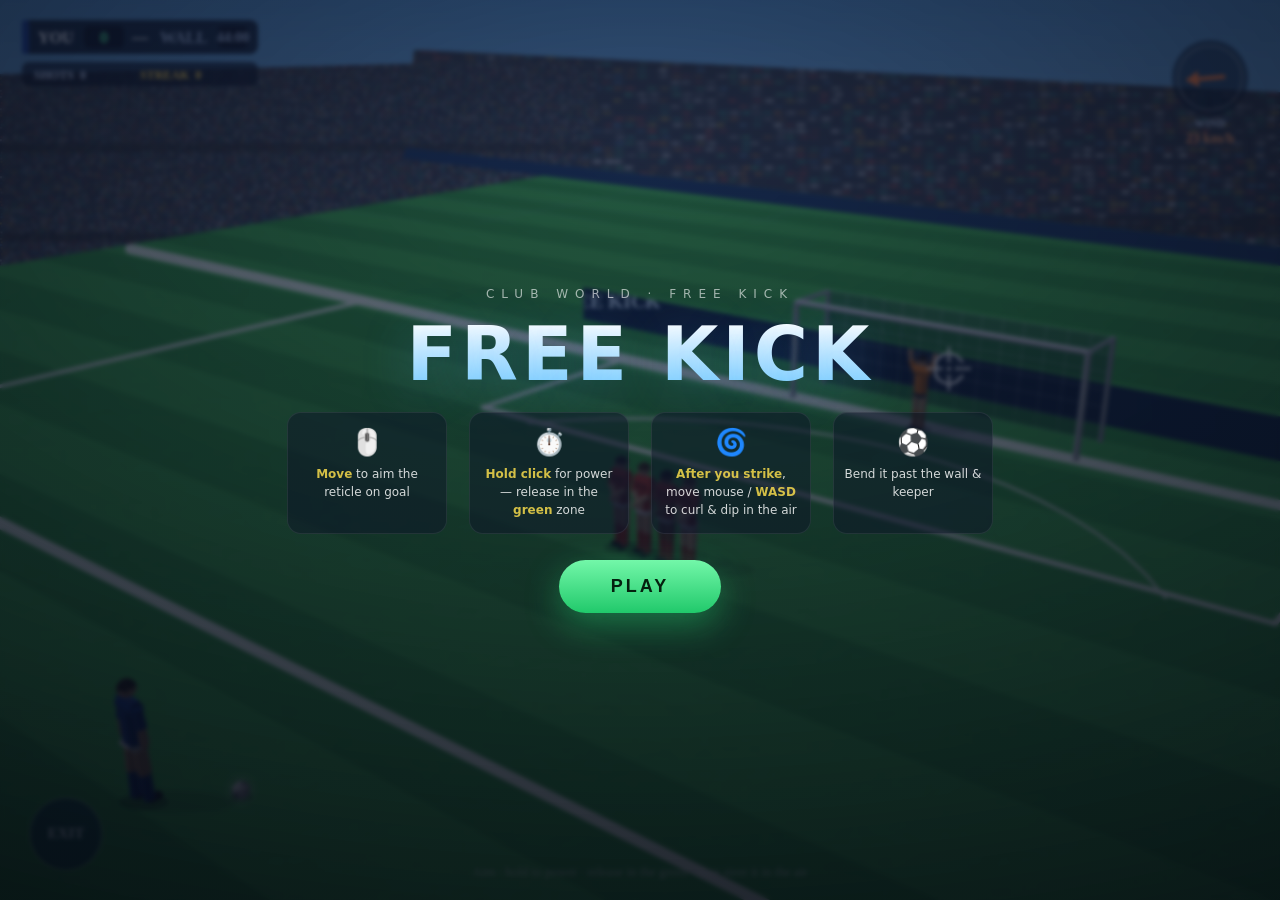
<file: freekick/index.html>
<!DOCTYPE html>
<html lang="en">
<head>
<meta charset="UTF-8" />
<meta name="viewport" content="width=device-width, initial-scale=1.0" />
<title>Free Kick — FC</title>
<style>
  *{margin:0;padding:0;box-sizing:border-box}
  html,body{width:100%;height:100%;overflow:hidden;background:#05060a;
    font-family:'Trebuchet MS','Segoe UI',system-ui,sans-serif;color:#fff}
  #app{position:fixed;inset:0;cursor:none}
  canvas{display:block}

  /* Start screen — EA-broadcast vibe */
  #start{position:absolute;inset:0;display:flex;flex-direction:column;align-items:center;justify-content:center;gap:20px;
    background:radial-gradient(130% 100% at 50% 18%,rgba(18,30,58,.6),rgba(4,7,16,.92));backdrop-filter:blur(2px);
    pointer-events:auto;transition:opacity .55s ease;z-index:10}
  #start.hidden{opacity:0;pointer-events:none}
  #start .eyebrow{letter-spacing:7px;font-size:12px;opacity:.6;text-transform:uppercase}
  #start h1{font-size:74px;font-weight:900;letter-spacing:4px;line-height:.9;
    background:linear-gradient(180deg,#fff,#7fd0ff);-webkit-background-clip:text;background-clip:text;-webkit-text-fill-color:transparent;
    text-shadow:0 10px 50px rgba(80,170,255,.25);text-align:center}
  #start .keys{display:flex;gap:22px;margin-top:4px;flex-wrap:wrap;justify-content:center;max-width:760px}
  #start .k{width:160px;text-align:center;background:rgba(12,20,40,.5);border:1px solid rgba(255,255,255,.08);border-radius:14px;padding:14px 10px}
  #start .k .i{font-size:26px;margin-bottom:8px}
  #start .k .d{font-size:12px;opacity:.82;line-height:1.5}
  #start .k b{color:#ffe14d}
  #start button{pointer-events:auto;cursor:pointer;margin-top:6px;font-size:18px;font-weight:800;letter-spacing:3px;color:#04210f;
    background:linear-gradient(180deg,#73f7a9,#21c96b);border:none;border-radius:40px;padding:16px 52px;text-transform:uppercase;
    box-shadow:0 12px 34px rgba(40,220,120,.4);transition:transform .12s,box-shadow .12s}
  #start button:hover{transform:translateY(-2px) scale(1.03);box-shadow:0 16px 42px rgba(40,220,120,.55)}
  #err{position:fixed;inset:0;display:none;align-items:center;justify-content:center;color:#ffb4b4;font-family:monospace;
    font-size:13px;padding:40px;text-align:center;background:#140a0a;z-index:99;white-space:pre-wrap}
</style>
</head>
<body>
  <div id="app"></div>

  <div id="start">
    <div class="eyebrow">Club World · Free Kick</div>
    <h1>FREE&nbsp;KICK</h1>
    <div class="keys">
      <div class="k"><div class="i">🖱️</div><div class="d"><b>Move</b> to aim the reticle on goal</div></div>
      <div class="k"><div class="i">⏱️</div><div class="d"><b>Hold click</b> for power — release in the <b>green</b> zone</div></div>
      <div class="k"><div class="i">🌀</div><div class="d"><b>After you strike</b>, move mouse / <b>WASD</b> to curl &amp; dip in the air</div></div>
      <div class="k"><div class="i">⚽</div><div class="d">Bend it past the wall &amp; keeper</div></div>
    </div>
    <button id="startBtn">PLAY</button>
  </div>

  <div id="err"></div>

  <script>
  "use strict";
  function boot(){
  // ===================================================================
  //  CONFIG — tune the feel here
  // ===================================================================
  var CONFIG = {
    ballZ:19.0, ballR:0.11, goalW:7.32, goalH:2.44,
    wallDist:9.15, wallCount:4, wallHalfW:1.0, wallBaseH:1.7, wallJump:0.42, wallMargin:0.12,
    wallCenterX:-0.4,
    gravity:10.2, drag:0.05,
    minSpeed:17, maxSpeed:31, chargeTime:1.0,
    timedLo:0.62, timedHi:0.84,         // green "perfect" zone of the power bar
    curlStrength:14.5, dipStrength:20.0, // in-air spin -> acceleration
    spinMax:1.0, spinMouseSens:0.0042, spinKeySens:2.1,
    authNear:0.5, authFar:0.97,          // spin authority fades between these flight fractions
    keeperReact:0.24, keeperDecide:0.17, // reacts, tracks briefly, then COMMITS (late curl beats him)
    keeperSpeed:7.3, keeperRange:2.3, keeperCatchR:0.62, keeperReachY:2.18,
    aimRangeX:5.6, aimYmin:0.2, aimYmax:4.3
  };
  var GOAL_HALF=CONFIG.goalW/2, WALL_Z=CONFIG.ballZ-CONFIG.wallDist;
  var clamp=function(v,a,b){return Math.max(a,Math.min(b,v));};
  var lerp=function(a,b,t){return a+(b-a)*t;};
  var rand=function(a,b){return a+Math.random()*(b-a);};
  var $=function(id){return document.getElementById(id);};
  var TAU=Math.PI*2;

  // ===================================================================
  //  PROCEDURAL AUDIO (WebAudio, no files — works offline)
  // ===================================================================
  var Snd=(function(){
    var ac=null, master=null, crowd=null, crowdGain=null, on=false;
    function init(){
      if(ac) return;
      try{ ac=new (window.AudioContext||window.webkitAudioContext)(); }catch(e){ return; }
      master=ac.createGain(); master.gain.value=0.9; master.connect(ac.destination);
      // crowd ambience = filtered noise loop
      var buf=ac.createBuffer(1, ac.sampleRate*2, ac.sampleRate), d=buf.getChannelData(0);
      for(var i=0;i<d.length;i++) d[i]=(Math.random()*2-1)*0.5;
      crowd=ac.createBufferSource(); crowd.buffer=buf; crowd.loop=true;
      var bp=ac.createBiquadFilter(); bp.type='bandpass'; bp.frequency.value=480; bp.Q.value=0.7;
      crowdGain=ac.createGain(); crowdGain.gain.value=0.07;
      crowd.connect(bp); bp.connect(crowdGain); crowdGain.connect(master); crowd.start();
      on=true;
    }
    function noiseBurst(dur,freq,q,gain,type){
      if(!on) return;
      var n=ac.createBufferSource(), len=Math.floor(ac.sampleRate*dur), b=ac.createBuffer(1,len,ac.sampleRate), dd=b.getChannelData(0);
      for(var i=0;i<len;i++) dd[i]=(Math.random()*2-1);
      n.buffer=b; var f=ac.createBiquadFilter(); f.type=type||'bandpass'; f.frequency.value=freq; f.Q.value=q||1;
      var g=ac.createGain(); g.gain.setValueAtTime(gain,ac.currentTime); g.gain.exponentialRampToValueAtTime(0.0001,ac.currentTime+dur);
      n.connect(f); f.connect(g); g.connect(master); n.start();
    }
    function tone(freq,dur,type,gain,slideTo){
      if(!on) return;
      var o=ac.createOscillator(), g=ac.createGain(); o.type=type||'sine'; o.frequency.setValueAtTime(freq,ac.currentTime);
      if(slideTo) o.frequency.exponentialRampToValueAtTime(slideTo,ac.currentTime+dur);
      g.gain.setValueAtTime(gain||0.2,ac.currentTime); g.gain.exponentialRampToValueAtTime(0.0001,ac.currentTime+dur);
      o.connect(g); g.connect(master); o.start(); o.stop(ac.currentTime+dur+0.02);
    }
    function swell(target,t){ if(on) crowdGain.gain.linearRampToValueAtTime(target,ac.currentTime+t); }
    return {
      init:init,
      whistle:function(){ tone(2100,0.18,'sine',0.18,2600); setTimeout(function(){tone(2300,0.12,'sine',0.16,2000);},120); },
      kick:function(p){ noiseBurst(0.06,180,0.6,0.5,'lowpass'); tone(90,0.12,'sine',0.5,55); },
      post:function(){ tone(1200,0.5,'triangle',0.4,420); tone(1810,0.5,'sine',0.2,560); },
      crossbar:function(){ tone(900,0.55,'triangle',0.4,300); },
      net:function(){ noiseBurst(0.14,900,0.5,0.35,'bandpass'); },
      save:function(){ noiseBurst(0.08,300,0.6,0.4,'lowpass'); swell(0.16,0.2); setTimeout(function(){swell(0.07,1.2);},400); },
      goal:function(){ swell(0.42,0.25); tone(220,0.7,'sawtooth',0.25); tone(330,0.7,'sawtooth',0.2); tone(440,0.9,'sawtooth',0.18);
        setTimeout(function(){tone(294,0.8,'sawtooth',0.22);tone(370,0.8,'sawtooth',0.18);},220);
        setTimeout(function(){swell(0.09,2.5);},2200); },
      miss:function(){ swell(0.13,0.15); setTimeout(function(){swell(0.06,1.0);},500); },
      ambient:function(){ swell(0.07,1.5); }
    };
  })();

  // ===================================================================
  //  RENDERER / CAMERA
  // ===================================================================
  var canvas=document.createElement('canvas'); canvas.style.display='block'; $('app').appendChild(canvas);
  var ctx=canvas.getContext('2d');
  var W=0,H=0,DPR=1,focal=0,cx=0,cy=0;
  var cam={ eye:{x:13,y:10,z:27}, tgt:{x:-3,y:0.7,z:7}, fov:38, shake:0, flash:0, time:1 };
  var camWant={ eye:{x:0,y:2.55,z:CONFIG.ballZ+4.4}, tgt:{x:0,y:1.25,z:0}, fov:46 };
  var bF,bR,bU;
  function vsub(a,b){return{x:a.x-b.x,y:a.y-b.y,z:a.z-b.z};}
  function vcross(a,b){return{x:a.y*b.z-a.z*b.y,y:a.z*b.x-a.x*b.z,z:a.x*b.y-a.y*b.x};}
  function vnorm(a){var l=Math.hypot(a.x,a.y,a.z)||1;return{x:a.x/l,y:a.y/l,z:a.z/l};}
  function buildCam(){
    var sh=cam.shake>0?cam.shake:0;
    var ex=cam.eye.x+(sh?rand(-sh,sh):0), ey=cam.eye.y+(sh?rand(-sh,sh):0);
    eyeR={x:ex,y:ey,z:cam.eye.z};
    bF=vnorm(vsub(cam.tgt,eyeR)); bR=vnorm(vcross(bF,{x:0,y:1,z:0})); bU=vcross(bR,bF);
    focal=(H/2)/Math.tan(cam.fov*Math.PI/360);
  }
  var eyeR={x:0,y:2.55,z:23};
  function P(x,y,z){
    var dx=x-eyeR.x,dy=y-eyeR.y,dz=z-eyeR.z;
    var cx2=dx*bR.x+dy*bR.y+dz*bR.z, cy2=dx*bU.x+dy*bU.y+dz*bU.z, cz=dx*bF.x+dy*bF.y+dz*bF.z;
    if(cz<=0.05) return null;
    return {x:cx+(cx2/cz)*focal, y:cy-(cy2/cz)*focal, z:cz, s:focal/cz};
  }
  function resize(){
    DPR=Math.min(window.devicePixelRatio||1,2); W=window.innerWidth; H=window.innerHeight;
    canvas.width=W*DPR; canvas.height=H*DPR; canvas.style.width=W+'px'; canvas.style.height=H+'px';
    ctx.setTransform(DPR,0,0,DPR,0,0); cx=W/2; cy=H/2; buildCam();
  }

  // ---- offscreen textures (built once) ----
  function makeCrowd(w,h){
    var c=document.createElement('canvas'); c.width=w; c.height=h; var g=c.getContext('2d');
    var bg=g.createLinearGradient(0,0,0,h); bg.addColorStop(0,'#0a0f1c'); bg.addColorStop(1,'#161f33');
    g.fillStyle=bg; g.fillRect(0,0,w,h);
    var cols=['#c0392b','#2e6da4','#d8dde2','#c9a227','#27916b','#b5651d','#e8ebee','#8a929b','#178c7e','#922'];
    // seat rows: calmer, organised speckle on horizontal rows
    for(var row=0; row<h; row+=3){ var rowDim=0.45+0.55*(row/h);
      for(var cxp=0; cxp<w; cxp+=3){ if(Math.random()<0.32) continue;
        g.fillStyle=cols[(Math.random()*cols.length)|0]; g.globalAlpha=(0.4+Math.random()*0.45)*rowDim;
        g.fillRect(cxp+Math.random(), row, 2, 2.2); } }
    g.globalAlpha=1; g.fillStyle='rgba(0,0,0,0.5)';
    for(var t=0.32;t<1;t+=0.34) g.fillRect(0,h*t,w,Math.max(2,h*0.035));            // gangways
    g.fillStyle='rgba(0,0,0,0.22)'; for(var rr=0;rr<h;rr+=3) g.fillRect(0,rr+2,w,1); // row shading
    return c;
  }
  function makeGrain(s){ var c=document.createElement('canvas'); c.width=c.height=s; var g=c.getContext('2d');
    var d=g.createImageData(s,s); for(var i=0;i<d.data.length;i+=4){ var v=(Math.random()*255)|0;
      d.data[i]=d.data[i+1]=d.data[i+2]=v; d.data[i+3]=18; } g.putImageData(d,0,0); return c; }
  function makeBall(S){
    var c=document.createElement('canvas'); c.width=c.height=S; var g=c.getContext('2d'); var R=S/2;
    g.save(); g.beginPath(); g.arc(R,R,R-1,0,TAU); g.clip();
    var sph=g.createRadialGradient(R*0.66,R*0.6,R*0.1,R,R,R*1.15);
    sph.addColorStop(0,'#ffffff'); sph.addColorStop(0.55,'#eef0f3'); sph.addColorStop(0.85,'#c9ced8'); sph.addColorStop(1,'#9aa1ad');
    g.fillStyle=sph; g.fillRect(0,0,S,S);
    // classic black pentagons
    function pent(cxp,cyp,rad,rot){ g.beginPath(); for(var k=0;k<5;k++){ var a=rot+k*TAU/5-Math.PI/2;
        var px=cxp+Math.cos(a)*rad, py=cyp+Math.sin(a)*rad; k?g.lineTo(px,py):g.moveTo(px,py);} g.closePath(); g.fill(); }
    g.fillStyle='#15171c'; pent(R,R*0.92,R*0.3,0);
    g.globalAlpha=0.92; pent(R*0.42,R*0.58,R*0.2,0.6); pent(R*1.56,R*0.6,R*0.2,-0.6);
    pent(R*0.66,R*1.42,R*0.2,0.3); pent(R*1.34,R*1.42,R*0.2,-0.3); g.globalAlpha=1;
    // seams
    g.strokeStyle='rgba(40,42,50,0.5)'; g.lineWidth=Math.max(1,S*0.012);
    g.beginPath(); g.moveTo(R*0.5,R*0.5); g.lineTo(R*0.9,R*0.95); g.moveTo(R*1.5,R*0.5); g.lineTo(R*1.1,R*0.95); g.stroke();
    g.restore();
    // specular highlight
    var hl=g.createRadialGradient(R*0.62,R*0.5,1,R*0.62,R*0.5,R*0.5);
    hl.addColorStop(0,'rgba(255,255,255,0.55)'); hl.addColorStop(1,'rgba(255,255,255,0)');
    g.fillStyle=hl; g.beginPath(); g.arc(R*0.62,R*0.5,R*0.5,0,TAU); g.fill();
    return c;
  }
  var crowdTex=null, grainTex=null, ballTex=null;

  // ===================================================================
  //  SOFTWARE 3D  — low-poly polygon renderer (PS2-style, no GPU)
  // ===================================================================
  var TRIS=[];
  var L3=(function(){var a=[-0.32,0.9,0.34],l=Math.hypot(a[0],a[1],a[2]);return[a[0]/l,a[1]/l,a[2]/l];})();
  var AMB=0.5;
  function proj3(x,y,z){ var dx=x-eyeR.x,dy=y-eyeR.y,dz=z-eyeR.z;
    var rz=dx*bF.x+dy*bF.y+dz*bF.z; if(rz<0.12) return null;
    var rx=dx*bR.x+dy*bR.y+dz*bR.z, ry=dx*bU.x+dy*bU.y+dz*bU.z;
    return {x:cx+(rx/rz)*focal, y:cy-(ry/rz)*focal, z:rz}; }
  function pushFace(verts, col, cen){
    var v0=verts[0],v1=verts[1],v2=verts[2];
    var ax=v1[0]-v0[0],ay=v1[1]-v0[1],az=v1[2]-v0[2], bx=v2[0]-v0[0],by=v2[1]-v0[1],bz=v2[2]-v0[2];
    var nx=ay*bz-az*by, ny=az*bx-ax*bz, nz=ax*by-ay*bx, nl=Math.hypot(nx,ny,nz)||1; nx/=nl;ny/=nl;nz/=nl;
    var n=verts.length, fcx=0,fcy=0,fcz=0,i;
    for(i=0;i<n;i++){ fcx+=verts[i][0]; fcy+=verts[i][1]; fcz+=verts[i][2]; } fcx/=n; fcy/=n; fcz/=n;
    if(cen && (nx*(fcx-cen[0])+ny*(fcy-cen[1])+nz*(fcz-cen[2])<0)){ nx=-nx;ny=-ny;nz=-nz; }
    var ex=eyeR.x-fcx, ey=eyeR.y-fcy, ez=eyeR.z-fcz;
    if(nx*ex+ny*ey+nz*ez<=0) return;                                   // backface cull
    var sp=new Array(n), sumz=0;
    for(i=0;i<n;i++){ var p=proj3(verts[i][0],verts[i][1],verts[i][2]); if(!p) return; sp[i]=p; sumz+=p.z; }
    var d=nx*L3[0]+ny*L3[1]+nz*L3[2]; if(d<0)d=0; var k=AMB+(1-AMB)*d;
    var el=Math.hypot(ex,ey,ez)||1, rim=1-(nx*ex+ny*ey+nz*ez)/el; rim=rim*rim*rim*0.18;
    var r=col[0]*k+rim*150, g=col[1]*k+rim*160, b=col[2]*k+rim*190;
    TRIS.push({z:sumz/n, p:sp, c:'rgb('+(r>255?255:r<0?0:r|0)+','+(g>255?255:g<0?0:g|0)+','+(b>255?255:b<0?0:b|0)+')'});
  }
  function renderTris(){
    TRIS.sort(function(a,b){return b.z-a.z;});
    for(var i=0;i<TRIS.length;i++){ var t=TRIS[i], p=t.p; ctx.fillStyle=t.c; ctx.strokeStyle=t.c; ctx.lineWidth=0.7;
      ctx.beginPath(); ctx.moveTo(p[0].x,p[0].y); for(var j=1;j<p.length;j++) ctx.lineTo(p[j].x,p[j].y);
      ctx.closePath(); ctx.fill(); ctx.stroke(); }
  }
  // oriented box (a "bone") between two world points, cross-section 2*wr x 2*hr
  // oriented prism (rounder limbs/posts) — sides defaults to 6
  function bone(p0,p1,wr,hr,col,sides){
    sides=sides||6;
    var ax=p1[0]-p0[0],ay=p1[1]-p0[1],az=p1[2]-p0[2],al=Math.hypot(ax,ay,az)||1; ax/=al;ay/=al;az/=al;
    var ref=(Math.abs(ay)>0.9)?[0,0,1]:[0,1,0];
    var rx=ay*ref[2]-az*ref[1], ry=az*ref[0]-ax*ref[2], rz=ax*ref[1]-ay*ref[0], rl=Math.hypot(rx,ry,rz)||1; rx/=rl;ry/=rl;rz/=rl;
    var ux=ay*rz-az*ry, uy=az*rx-ax*rz, uz=ax*ry-ay*rx;
    var cen=[(p0[0]+p1[0])/2,(p0[1]+p1[1])/2,(p0[2]+p1[2])/2];
    function ring(p){ var arr=new Array(sides); for(var k=0;k<sides;k++){ var a=k/sides*TAU, c=Math.cos(a)*wr, s=Math.sin(a)*hr;
      arr[k]=[p[0]+rx*c+ux*s, p[1]+ry*c+uy*s, p[2]+rz*c+uz*s]; } return arr; }
    var A=ring(p0), B=ring(p1);
    for(var k=0;k<sides;k++){ var k2=(k+1)%sides; pushFace([A[k],A[k2],B[k2],B[k]],col,cen); }
    pushFace(A.slice().reverse(),col,cen); pushFace(B,col,cen);
  }
  // icosphere — 20 faces, or subdivided to 80 (detail) for the ball & heads
  var ICOV=(function(){ var p=1.618033, v=[[-1,p,0],[1,p,0],[-1,-p,0],[1,-p,0],[0,-1,p],[0,1,p],[0,-1,-p],[0,1,-p],[p,0,-1],[p,0,1],[-p,0,-1],[-p,0,1]];
    return v.map(function(a){var l=Math.hypot(a[0],a[1],a[2]);return[a[0]/l,a[1]/l,a[2]/l];}); })();
  var ICOF=[[0,11,5],[0,5,1],[0,1,7],[0,7,10],[0,10,11],[1,5,9],[5,11,4],[11,10,2],[10,7,6],[7,1,8],[3,9,4],[3,4,2],[3,2,6],[3,6,8],[3,8,9],[4,9,5],[2,4,11],[6,2,10],[8,6,7],[9,8,1]];
  var ICOV2,ICOF2;
  (function(){ var verts=ICOV.map(function(v){return v.slice();}), faces=[], mid={};
    function mp(i,j){ var key=i<j?i+'_'+j:j+'_'+i; if(mid[key]!=null)return mid[key]; var a=verts[i],b=verts[j];
      var m=[(a[0]+b[0])/2,(a[1]+b[1])/2,(a[2]+b[2])/2], l=Math.hypot(m[0],m[1],m[2]); verts.push([m[0]/l,m[1]/l,m[2]/l]); return mid[key]=verts.length-1; }
    for(var f=0;f<ICOF.length;f++){ var t=ICOF[f], a=t[0],b=t[1],c=t[2], ab=mp(a,b),bc=mp(b,c),ca=mp(c,a);
      faces.push([a,ab,ca],[ab,b,bc],[ca,bc,c],[ab,bc,ca]); } ICOV2=verts; ICOF2=faces; })();
  function rotX(a){var c=Math.cos(a),s=Math.sin(a);return[[1,0,0],[0,c,-s],[0,s,c]];}
  function rotY(a){var c=Math.cos(a),s=Math.sin(a);return[[c,0,s],[0,1,0],[-s,0,c]];}
  function mm(a,b){var r=[[0,0,0],[0,0,0],[0,0,0]];for(var i=0;i<3;i++)for(var j=0;j<3;j++)r[i][j]=a[i][0]*b[0][j]+a[i][1]*b[1][j]+a[i][2]*b[2][j];return r;}
  function mv(m,v){return[m[0][0]*v[0]+m[0][1]*v[1]+m[0][2]*v[2],m[1][0]*v[0]+m[1][1]*v[1]+m[1][2]*v[2],m[2][0]*v[0]+m[2][1]*v[1]+m[2][2]*v[2]];}
  function icoMesh(cx3,cy3,cz3,r,colFn,rot,detail){
    var V=detail?ICOV2:ICOV, F=detail?ICOF2:ICOF, cen=[cx3,cy3,cz3], vs=new Array(V.length), i;
    for(i=0;i<V.length;i++){ var p=V[i]; if(rot)p=mv(rot,p); vs[i]=[cx3+p[0]*r,cy3+p[1]*r,cz3+p[2]*r]; }
    for(var f=0;f<F.length;f++){ var fa=F[f]; var ay=(V[fa[0]][1]+V[fa[1]][1]+V[fa[2]][1])/3;
      pushFace([vs[fa[0]],vs[fa[1]],vs[fa[2]]], colFn(ay,f), cen); }
  }

  // ===================================================================
  //  STATE
  // ===================================================================
  var ST={SETUP:'SETUP',CHARGE:'CHARGE',RUNUP:'RUNUP',FLIGHT:'FLIGHT',RESULT:'RESULT',REPLAY:'REPLAY'};
  var state=ST.SETUP, started=false;
  var aim={x:0.5,y:1.5}, power=0, chargeT=0, perfect=false, knuckle=false;
  var ball={x:0,y:CONFIG.ballR,z:CONFIG.ballZ}, vel={x:0,y:0,z:0}, spin={x:0,y:0}, spinInput={x:0,y:0};
  var ballRot=0, distFrac=0, trail=[], path=[];
  var keeper={x:0,y:0,dive:0,dir:1,react:0,decide:0,targetX:0,committed:false,parry:0};
  var wall={jump:0,t:0};
  var wind={x:0,z:0,ang:0,mag:0};
  function newWind(){ wind.ang=rand(0,TAU); wind.mag=rand(0.2,1); var s=wind.mag*6.5; wind.x=Math.cos(wind.ang)*s; wind.z=Math.sin(wind.ang)*s; wind.kmh=Math.round(wind.mag*36); }
  newWind();
  var runup=0, kicker={x:-0.9,z:CONFIG.ballZ+0.85,step:0};
  var result=null, resultT=0, caption='', captionT=0, big='', bigT=0, bigColor='#fff';
  var goals=0, shots=0, streak=0, clock=2640; // 44:00
  var replayT=0, replayDur=2.6;
  var keysDown={};
  var last=performance.now();

  // ===================================================================
  //  DRAW: scene
  // ===================================================================
  function quad(p1,p2,p3,p4,col){ if(!p1||!p2||!p3||!p4)return; ctx.fillStyle=col;
    ctx.beginPath(); ctx.moveTo(p1.x,p1.y); ctx.lineTo(p2.x,p2.y); ctx.lineTo(p3.x,p3.y); ctx.lineTo(p4.x,p4.y); ctx.closePath(); ctx.fill(); }
  function strokeW(a,b,w,col,al){ if(!a||!b)return; ctx.strokeStyle=col; ctx.globalAlpha=al==null?1:al;
    ctx.lineWidth=Math.max(0.6,w); ctx.lineCap='round'; ctx.beginPath(); ctx.moveTo(a.x,a.y); ctx.lineTo(b.x,b.y); ctx.stroke(); ctx.globalAlpha=1; }

  function drawSky(){
    var g=ctx.createLinearGradient(0,0,0,H*0.55);
    g.addColorStop(0,'#4f8fc9'); g.addColorStop(0.72,'#9ec8e8'); g.addColorStop(1,'#d2e7f3');
    ctx.fillStyle=g; ctx.fillRect(0,0,W,H);
  }
  function drawStands(t){
    if(!crowdTex) crowdTex=makeCrowd(1024,256);
    function band(p1,p2,p3,p4){
      if(!p1||!p2||!p3||!p4)return;
      var minx=Math.min(p1.x,p2.x,p3.x,p4.x),maxx=Math.max(p1.x,p2.x,p3.x,p4.x);
      var miny=Math.min(p1.y,p2.y,p3.y,p4.y),maxy=Math.max(p1.y,p2.y,p3.y,p4.y);
      ctx.save(); ctx.beginPath(); ctx.moveTo(p1.x,p1.y); ctx.lineTo(p2.x,p2.y); ctx.lineTo(p3.x,p3.y); ctx.lineTo(p4.x,p4.y); ctx.closePath(); ctx.clip();
      ctx.drawImage(crowdTex,minx,miny,Math.max(1,maxx-minx),Math.max(1,maxy-miny));
      ctx.fillStyle='rgba(255,255,255,0.14)'; ctx.fillRect(minx,miny,maxx-minx,maxy-miny);   // daylight wash
      ctx.restore();
    }
    // a low perimeter stand, daytime — thin band behind goal + sides
    band(P(-46,0.6,-25),P(46,0.6,-25),P(46,6,-26),P(-46,6,-26));
    band(P(-32,0.6,-25),P(-32,6,-26),P(-36,7,16),P(-32,0.6,16));
    band(P(32,0.6,-25),P(32,6,-26),P(36,7,16),P(32,0.6,16));
    // advertising perimeter wall under the stand
    quad(P(-46,0,-24.6),P(46,0,-24.6),P(46,0.6,-25),P(-46,0.6,-25),'#16315a');
  }
  function drawAds(t){
    // scrolling advertising boards just behind the goal
    var z=-2.7, txt='   FREE KICK   ·   CLUB WORLD   ·   GOAL ZONE   ·   ';
    var p1=P(-13,0,z),p2=P(13,0,z),p3=P(13,1.0,z),p4=P(-13,1.0,z);
    quad(p1,p2,p3,p4,'#0b1f3a');
    if(p1&&p2){ ctx.save(); ctx.beginPath(); ctx.moveTo(p1.x,p1.y);ctx.lineTo(p2.x,p2.y);ctx.lineTo(p3.x,p3.y);ctx.lineTo(p4.x,p4.y);ctx.closePath(); ctx.clip();
      var h=Math.abs(p1.y-p4.y); ctx.font='800 '+Math.max(8,h*0.62)+'px Trebuchet MS'; ctx.textBaseline='middle'; ctx.fillStyle='#cfe6ff';
      var midY=(p1.y+p4.y)/2, w=p2.x-p1.x, full=ctx.measureText(txt).width||200, off=(t*60)% full;
      for(var sx=p1.x-off; sx<p2.x; sx+=full) ctx.fillText(txt,sx,midY);
      ctx.restore(); }
  }
  function drawPitch(t){
    // screen-space green base below the horizon (guarantees no sky gaps), then perspective stripes
    var hp=P(0,0,-34), horY=hp?hp.y:H*0.3;
    ctx.fillStyle='#2f9e39'; ctx.fillRect(0,horY-2,W,H-horY+2);
    var zN=24.5, zF=-40, k=0, xi;
    for(var z=zF; z<zN; z+=2.4){ var z2=Math.min(z+2.4,zN), col=(k++%2===0)?'#3cb045':'#2e9a38';
      for(xi=-7; xi<7; xi++){ quad(P(xi*9.2,0,z),P((xi+1)*9.2,0,z),P((xi+1)*9.2,0,z2),P(xi*9.2,0,z2),col); } }
    if(!grainTex) grainTex=makeGrain(128);
    ctx.globalAlpha=0.12; ctx.drawImage(grainTex,0,horY,W,H-horY); ctx.globalAlpha=1;
    // lines
    function seg(ax,az,bx,bz,wm){ var a=P(ax,0,az),b=P(bx,0,bz); if(!a||!b)return; var w=(a.s+b.s)*0.5*(wm||0.1);
      strokeW(a,b,w,'#f3faf3',0.95); }
    var penD=16.5,penW=40.3,sixD=5.5,sixW=18.3;
    seg(-34,0,34,0,0.14); seg(-penW/2,penD,penW/2,penD); seg(-penW/2,0,-penW/2,penD); seg(penW/2,0,penW/2,penD);
    seg(-sixW/2,sixD,sixW/2,sixD); seg(-sixW/2,0,-sixW/2,sixD); seg(sixW/2,0,sixW/2,sixD);
    ctx.strokeStyle='rgba(243,250,243,0.92)'; ctx.lineWidth=2.4; ctx.beginPath(); var sa=false;
    for(var a=-0.95;a<=0.95;a+=0.1){ var pp=P(Math.sin(a)*9.15,0,11-Math.cos(a)*9.15); if(!pp){sa=false;continue;}
      if(!sa){ctx.moveTo(pp.x,pp.y);sa=true;} else ctx.lineTo(pp.x,pp.y);} ctx.stroke();
    var sp=P(0,0,11); if(sp){ ctx.fillStyle='rgba(243,250,243,0.95)'; ctx.beginPath(); ctx.ellipse(sp.x,sp.y,sp.s*0.13,sp.s*0.055,0,0,TAU); ctx.fill(); }
  }

  // net with deformable grid
  var NW=14, NH=6, netZ=-1.55, netDisp=[];
  (function(){ for(var j=0;j<=NH;j++){ netDisp[j]=[]; for(var i=0;i<=NW;i++) netDisp[j][i]={z:0,v:0}; } })();
  function netNode(i,j){ var x=-GOAL_HALF+(i/NW)*CONFIG.goalW, y=(j/NH)*CONFIG.goalH; return P(x,y,netZ-netDisp[j][i].z); }
  function updateNet(dt){ for(var j=0;j<=NH;j++)for(var i=0;i<=NW;i++){ var n=netDisp[j][i];
      n.v += (-n.z*70 - n.v*7)*dt; n.z += n.v*dt; } }
  function poke(wx,wy,amt){ for(var j=0;j<=NH;j++)for(var i=0;i<=NW;i++){
      var x=-GOAL_HALF+(i/NW)*CONFIG.goalW, y=(j/NH)*CONFIG.goalH, d=Math.hypot(x-wx,y-wy);
      netDisp[j][i].v += amt*Math.exp(-d*d*1.6); } }
  function drawGoalNet(){
    var H2=CONFIG.goalH, d=1.55;
    // darken the goal interior so the net reads
    quad(P(-GOAL_HALF,0,-d),P(GOAL_HALF,0,-d),P(GOAL_HALF,H2,-d),P(-GOAL_HALF,H2,-d),'rgba(8,14,26,0.35)');
    // side + roof net (depth) faint
    for(var s=-1;s<=1;s+=2){ for(var dd=0;dd<=d+0.01;dd+=0.31){ strokeW(P(s*GOAL_HALF,0,-dd),P(s*GOAL_HALF,H2,-dd),1,'#dfe9ff',0.1); } }
    for(var dd2=0;dd2<=d+0.01;dd2+=0.31){ strokeW(P(-GOAL_HALF,H2,-dd2),P(GOAL_HALF,H2,-dd2),1,'#dfe9ff',0.1); }
    // back mesh (deformable) — brighter up top
    for(var j=0;j<=NH;j++)for(var i=0;i<=NW;i++){ var a=netNode(i,j), al=0.12+0.16*(j/NH);
      if(i<NW){var b=netNode(i+1,j); strokeW(a,b,1,'#eaf2ff',al);}
      if(j<NH){var c=netNode(i,j+1); strokeW(a,c,1,'#eaf2ff',al);} }
  }
  function tube(bp,tp,w,horiz){
    if(!bp||!tp)return;
    strokeW(bp,tp,w,'#9aa3b4',1);                                                    // shadow body
    var ox=horiz?0:-w*0.16, oy=horiz?-w*0.16:0;
    strokeW({x:bp.x+ox,y:bp.y+oy},{x:tp.x+ox,y:tp.y+oy},w*0.62,'#ffffff',1);          // lit core
    strokeW({x:bp.x+ox*2,y:bp.y+oy*2},{x:tp.x+ox*2,y:tp.y+oy*2},w*0.2,'#ffffff',0.95);// rim highlight
  }
  function drawGoalFrame(front){
    var H2=CONFIG.goalH;
    if(front){
      var lb=P(-GOAL_HALF,0,0),lt=P(-GOAL_HALF,H2,0),rb=P(GOAL_HALF,0,0),rt=P(GOAL_HALF,H2,0);
      var w=(lt?lt.s:8)*0.14;
      // post ground shadows
      [lb,rb].forEach(function(b){ if(b){ ctx.fillStyle='rgba(0,0,0,0.28)'; ctx.beginPath(); ctx.ellipse(b.x,b.y,w*1.1,w*0.4,0,0,TAU); ctx.fill(); } });
      tube(lb,lt,w,false); tube(rb,rt,w,false); tube(lt,rt,w*0.92,true);
    } else {
      var d=1.55, col='#cfd6e2';
      strokeW(P(-GOAL_HALF,H2,-d),P(GOAL_HALF,H2,-d),1.6,col,0.6);
      strokeW(P(-GOAL_HALF,H2,0),P(-GOAL_HALF,H2,-d),1.4,col,0.55);
      strokeW(P(GOAL_HALF,H2,0),P(GOAL_HALF,H2,-d),1.4,col,0.55);
      strokeW(P(-GOAL_HALF,0,-d),P(-GOAL_HALF,H2,-d),2,col,0.4);
      strokeW(P(GOAL_HALF,0,-d),P(GOAL_HALF,H2,-d),2,col,0.4);
    }
  }

  // ---- 3D footballer: real low-poly mesh (bones + icosphere head) ----
  function hx(c){ return c[0]==='#'?[parseInt(c.slice(1,3),16),parseInt(c.slice(3,5),16),parseInt(c.slice(5,7),16)]:[200,200,200]; }
  function drawPlayer(x,z,opts){
    opts=opts||{};
    var shirt=hx(opts.shirt||'#d8282f'), shorts=hx(opts.shorts||'#ffffff'), socks=hx(opts.socks||'#16203a'),
        skin=hx(opts.skin||'#e6b07e'), hair=hx(opts.hair||'#241a12'), boot=[22,22,26], glove=[242,201,76];
    var h=opts.h||1.82, sc=h/1.82, face=opts.face!=null?opts.face:1, jump=opts.jump||0, dive=opts.dive||0, dir=opts.dir||1, run=opts.run||0, arms=opts.arms||'hang';
    var dvx=dive*dir*1.0*sc, dvy=-dive*0.55*sc, lean=(run?0.12:0);

    // ground shadows (2D, immediate)
    var bp=P(x,0,z); if(bp){ ctx.fillStyle='rgba(0,0,0,0.12)'; ctx.beginPath(); ctx.ellipse(bp.x+bp.s*0.5,bp.y,bp.s*0.7,bp.s*0.14,0,0,TAU); ctx.fill();
      ctx.fillStyle='rgba(0,0,0,0.30)'; ctx.beginPath(); ctx.ellipse(bp.x+dvx*(bp.s/sc>0?12:12),bp.y,bp.s*0.32,bp.s*0.11,0,0,TAU); ctx.fill(); }

    var ankY=0.07*sc, kneeY=0.46*sc, hipY=0.9*sc, shY=1.42*sc, chestY=1.2*sc, neckY=1.5*sc, headY=1.66*sc, headR=0.118*sc;
    var hipDx=0.1*sc, shDx=0.18*sc, thL=hipY-kneeY, shL=kneeY-ankY;
    // legs
    function leg(s,ph){ var hip=[x+s*hipDx, hipY+jump, z];
      var th=run?Math.sin(ph)*0.45:s*0.05, knee=[hip[0], hip[1]-Math.cos(th)*thL, hip[2]+face*Math.sin(th)*thL];
      var sh2=run?Math.max(0,-Math.sin(ph))*0.6:0.05, ank=[knee[0], Math.max(jump+0.05*sc, knee[1]-Math.cos(sh2)*shL), knee[2]+face*Math.sin(th)*shL*0.5];
      bone(hip,knee,0.07*sc,0.085*sc,skin); bone(knee,ank,0.058*sc,0.07*sc,socks);
      bone(ank,[ank[0],ank[1]-0.01*sc,ank[2]+face*0.15*sc],0.06*sc,0.05*sc,boot); }
    leg(-1,run); leg(1,run+Math.PI);
    // hips + torso + shoulders
    var shMid=[x+dvx, shY+jump+dvy, z+face*lean*0.3];
    bone([x-hipDx,hipY+jump,z],[x+hipDx,hipY+jump,z],0.15*sc,0.11*sc,shorts);
    bone([x,hipY+jump,z],shMid,0.16*sc,0.12*sc,shirt);
    bone([shMid[0]-shDx,shMid[1],shMid[2]],[shMid[0]+shDx,shMid[1],shMid[2]],0.09*sc,0.115*sc,shirt);
    // arms
    function arm(s){ var s0=[shMid[0]+s*shDx, shMid[1], shMid[2]], el, wr, glo=skin;
      if(arms==='up'){ el=[s0[0]+s*0.1*sc,s0[1]+0.2*sc,s0[2]]; wr=[el[0]+s*0.03*sc,el[1]+0.22*sc,el[2]]; }
      else if(arms==='cross'){ el=[s0[0]-s*0.01*sc,chestY+jump+0.02*sc,s0[2]+face*0.1*sc]; wr=[x-s*0.05*sc,hipY+jump+0.12*sc,z+face*0.2*sc]; }
      else if(arms==='dive'&&s===dir){ el=[s0[0]+dir*0.3*sc,s0[1]+0.05*sc,s0[2]+face*0.05*sc]; wr=[s0[0]+dir*0.62*sc,s0[1]+0.06*sc,s0[2]+face*0.1*sc]; glo=glove; }
      else { el=[s0[0]+s*0.05*sc,chestY+jump-0.03*sc,s0[2]+(run?face*Math.sin(run+(s<0?0:Math.PI))*0.12*sc:0)]; wr=[el[0],hipY+jump+0.06*sc,el[2]]; }
      bone(s0,el,0.055*sc,0.06*sc,shirt); bone(el,wr,0.05*sc,0.05*sc,skin);
      if(glo===glove) icoMesh(wr[0],wr[1],wr[2],0.075*sc,function(){return glo;});  // glove
      else bone(wr,[wr[0],wr[1]-0.05*sc,wr[2]],0.05*sc,0.05*sc,skin); }              // hand (cheap)
    arm(-1); arm(1);
    // neck + head
    var hX=x+dvx*1.1, hY=headY+jump+dvy, hZ=z+face*lean*0.5;
    bone(shMid,[hX,neckY+jump+dvy,hZ],0.052*sc,0.058*sc,skin);
    icoMesh(hX,hY,hZ,headR,function(ay){ return ay>0.22?hair:skin; },null,true);
  }
  function drawWall(){
    var n=CONFIG.wallCount, sp=0.52, sx=CONFIG.wallCenterX-(n-1)*sp/2, hairs=['#241a12','#3a2a18','#16110b','#4a3522'];
    var idle=(state===ST.SETUP||state===ST.CHARGE);
    for(var i=0;i<n;i++){ var ph=tSec*1.3+i*1.1;
      var bob=idle?Math.max(0,Math.sin(ph))*0.03:0, swayX=idle?Math.sin(ph*0.7)*0.04:0;
      drawPlayer(sx+i*sp+swayX, WALL_Z, {h:1.82, face:1, jump:wall.jump+bob,
        shirt:'#c0392b', shorts:'#ffffff', socks:'#c0392b', skin:['#e3a978','#caa07a','#8d5a3b','#e8b48c'][i%4], hair:hairs[i%4],
        arms: wall.jump>0.08?'up':'cross'}); }
  }
  function drawKeeper(){
    drawPlayer(keeper.x,0.35,{h:1.85, face:1, dive:keeper.dive, dir:keeper.dir,
      shirt:'#ec7a1c', shorts:'#222831', socks:'#ec7a1c', skin:'#e3a978', hair:'#1a130c', arms:keeper.dive>0.12?'dive':'up'});
  }
  function drawKicker(){
    var run=(state===ST.RUNUP||state===ST.FLIGHT)?kicker.step:0;
    drawPlayer(kicker.x,kicker.z,{h:1.83, face:-1, run:run, shirt:'#173f9e', shorts:'#ffffff', socks:'#173f9e', skin:'#e3a978', hair:'#241a12'});
  }
  function buildGoalPosts(){
    var H2=CONFIG.goalH, r=0.062, col=[240,244,250], d=1.5;
    bone([-GOAL_HALF,0,0],[-GOAL_HALF,H2,0],r,r,col); bone([GOAL_HALF,0,0],[GOAL_HALF,H2,0],r,r,col);
    bone([-GOAL_HALF,H2,0],[GOAL_HALF,H2,0],r,r,col);
    bone([-GOAL_HALF,0,-d],[-GOAL_HALF,H2,-d],r*0.7,r*0.7,[206,212,222]); bone([GOAL_HALF,0,-d],[GOAL_HALF,H2,-d],r*0.7,r*0.7,[206,212,222]);
    bone([-GOAL_HALF,H2,0],[-GOAL_HALF,H2,-d],r*0.6,r*0.6,[214,220,230]); bone([GOAL_HALF,H2,0],[GOAL_HALF,H2,-d],r*0.6,r*0.6,[214,220,230]);
  }
  function drawBall(){
    // trail + shadow + glow (2D, immediate)
    for(var i=0;i<trail.length;i++){ var tpp=P(trail[i].x,trail[i].y,trail[i].z); if(!tpp)continue;
      var a=(i/trail.length)*0.3; ctx.fillStyle='rgba(236,243,255,'+a+')'; ctx.beginPath();
      ctx.arc(tpp.x,tpp.y,Math.max(1,tpp.s*CONFIG.ballR*(0.35+0.65*i/trail.length)),0,TAU); ctx.fill(); }
    var spt=P(ball.x,0,ball.z); if(spt){ var hf=clamp(1-ball.y*0.14,0.3,1);
      ctx.fillStyle='rgba(0,0,0,'+(0.34*hf)+')'; ctx.beginPath(); ctx.ellipse(spt.x,spt.y,spt.s*0.15*hf,spt.s*0.15*0.4*hf,0,0,TAU); ctx.fill(); }
    var p=P(ball.x,ball.y,ball.z); if(p){ var r=Math.max(2.5,p.s*CONFIG.ballR);
      var gg=ctx.createRadialGradient(p.x,p.y,r*0.5,p.x,p.y,r*2.2); gg.addColorStop(0,'rgba(255,255,255,0.28)'); gg.addColorStop(1,'rgba(255,255,255,0)');
      ctx.fillStyle=gg; ctx.beginPath(); ctx.arc(p.x,p.y,r*2.2,0,TAU); ctx.fill(); }
    // 3D ball mesh
    var rot=mm(rotY(spin.x*2.6+ballRot*0.3),rotX(ballRot));
    icoMesh(ball.x,ball.y,ball.z,CONFIG.ballR,function(ay,f){ return (f%9===0)?[28,28,34]:[246,246,249]; },rot,true);
  }

  function drawScene(t){
    drawSky(); drawPitch(t); drawStands(t); drawAds(t);
    drawGoalNet();                          // back net (behind the actors)
    TRIS.length=0;
    buildGoalPosts(); drawWall(); drawKeeper(); drawKicker(); drawBall();
    renderTris();                           // one global depth sort -> correct occlusion
    drawTracer();                           // glowing curl arc
  }
  function drawTracer(){
    if((state!==ST.FLIGHT && state!==ST.RESULT) || path.length<2) return;
    var pts=[],i,p; for(i=0;i<path.length;i++){ p=P(path[i].x,path[i].y,path[i].z); if(p)pts.push(p); }
    if(pts.length<2) return;
    function line(){ ctx.beginPath(); ctx.moveTo(pts[0].x,pts[0].y); for(var j=1;j<pts.length;j++)ctx.lineTo(pts[j].x,pts[j].y); ctx.stroke(); }
    ctx.save(); ctx.lineCap='round'; ctx.lineJoin='round';
    ctx.shadowColor='rgba(255,244,170,0.9)'; ctx.shadowBlur=22;
    ctx.strokeStyle='rgba(255,238,150,0.22)'; ctx.lineWidth=16; line();   // outer glow
    ctx.strokeStyle='rgba(255,245,185,0.6)';  ctx.lineWidth=7;  line();   // mid
    ctx.shadowBlur=10;
    ctx.strokeStyle='rgba(255,255,245,0.95)'; ctx.lineWidth=2.8; line();  // bright core
    ctx.restore();
    // bright head at the ball
    var h=pts[pts.length-1]; ctx.save(); ctx.shadowColor='#fff8c8'; ctx.shadowBlur=24;
    ctx.fillStyle='rgba(255,255,235,0.9)'; ctx.beginPath(); ctx.arc(h.x,h.y,4,0,TAU); ctx.fill(); ctx.restore();
  }

  function postFX(){
    // vignette
    var vg=ctx.createRadialGradient(W/2,H*0.45,Math.min(W,H)*0.28,W/2,H*0.52,Math.max(W,H)*0.78);
    vg.addColorStop(0,'rgba(0,0,0,0)'); vg.addColorStop(1,'rgba(0,0,0,0.14)');
    ctx.fillStyle=vg; ctx.fillRect(0,0,W,H);
    // film grain (tiled, jittered)
    if(!grainTex) grainTex=makeGrain(128);
    ctx.globalAlpha=0.045; var ox=(Math.random()*128)|0, oy=(Math.random()*128)|0;
    for(var gx=-ox;gx<W;gx+=128)for(var gy=-oy;gy<H;gy+=128) ctx.drawImage(grainTex,gx,gy);
    ctx.globalAlpha=1;
    // broadcast colour grade: cool sky, warm turf
    var cg=ctx.createLinearGradient(0,0,0,H); cg.addColorStop(0,'rgba(255,250,235,0.03)'); cg.addColorStop(0.55,'rgba(0,0,0,0)'); cg.addColorStop(1,'rgba(0,25,12,0.04)');
    ctx.fillStyle=cg; ctx.fillRect(0,0,W,H);
  }

  // ===================================================================
  //  HUD (broadcast)
  // ===================================================================
  function fmtClock(){ var m=Math.floor(clock/60),s=Math.floor(clock%60); return (m<10?'0':'')+m+':'+(s<10?'0':'')+s; }
  function roundRect(x,y,w,h,r){ ctx.beginPath(); ctx.moveTo(x+r,y); ctx.arcTo(x+w,y,x+w,y+h,r); ctx.arcTo(x+w,y+h,x,y+h,r);
    ctx.arcTo(x,y+h,x,y,r); ctx.arcTo(x,y,x+w,y,r); ctx.closePath(); }
  function drawHUD(){
    ctx.textBaseline='alphabetic';
    // scoreboard bug
    var x=22,y=20,h=34;
    ctx.fillStyle='rgba(8,14,28,0.82)'; roundRect(x,y,236,h,8); ctx.fill();
    ctx.fillStyle='#163a8c'; roundRect(x,y,7,h,3); ctx.fill();
    ctx.font='800 16px Trebuchet MS'; ctx.fillStyle='#fff'; ctx.fillText('YOU',x+16,y+23);
    ctx.fillStyle='#0a0f1c'; roundRect(x+62,y+6,40,22,5); ctx.fill();
    ctx.fillStyle='#46e08a'; ctx.font='800 17px Trebuchet MS'; ctx.textAlign='center'; ctx.fillText(goals,x+82,y+23);
    ctx.fillStyle='#fff'; ctx.font='800 16px Trebuchet MS'; ctx.fillText('—',x+118,y+23);
    ctx.textAlign='start'; ctx.fillStyle='#9fb3d6'; ctx.fillText('WALL',x+138,y+23);
    ctx.fillStyle='#0a0f1c'; roundRect(x+196,y+6,30,22,5); ctx.fill();
    ctx.fillStyle='#9fb3d6'; ctx.font='800 14px Trebuchet MS'; ctx.textAlign='center'; ctx.fillText(fmtClock(),x+211,y+22); ctx.textAlign='start';
    // shots/streak chip
    ctx.fillStyle='rgba(8,14,28,0.7)'; roundRect(x,y+h+8,236,24,7); ctx.fill();
    ctx.font='700 12px Trebuchet MS'; ctx.fillStyle='#cfe0ff';
    ctx.fillText('SHOTS  '+shots,x+12,y+h+25); ctx.fillStyle='#ffd34d'; ctx.fillText('STREAK  '+streak,x+118,y+h+25);

    // power meter (FIFA-style vertical bar, right side)
    if(state===ST.CHARGE||state===ST.RUNUP){
      var pw=18, ph=200, px=W-54, py=H/2-ph/2;
      ctx.fillStyle='rgba(8,14,28,0.7)'; roundRect(px-4,py-4,pw+8,ph+8,8); ctx.fill();
      // green timed zone
      ctx.fillStyle='rgba(70,224,138,0.35)';
      var zy=py+ph*(1-CONFIG.timedHi), zh=ph*(CONFIG.timedHi-CONFIG.timedLo); ctx.fillRect(px,zy,pw,zh);
      ctx.strokeStyle='#46e08a'; ctx.lineWidth=2; ctx.strokeRect(px,zy,pw,zh);
      // fill
      var fh=ph*power; var g=ctx.createLinearGradient(0,py+ph,0,py);
      g.addColorStop(0,'#36d97a'); g.addColorStop(0.6,'#ffe14d'); g.addColorStop(1,'#ff5d5d');
      ctx.fillStyle=g; ctx.fillRect(px,py+ph-fh,pw,fh);
      ctx.fillStyle='#fff'; ctx.font='700 11px Trebuchet MS'; ctx.textAlign='center'; ctx.fillText('POWER',px+pw/2,py+ph+20); ctx.textAlign='start';
    }
    // spin indicator (during flight)
    if(state===ST.FLIGHT){
      var sxc=W-50, syc=H-58, R=30;
      ctx.fillStyle='rgba(8,14,28,0.65)'; ctx.beginPath(); ctx.arc(sxc,syc,R+8,0,TAU); ctx.fill();
      ctx.strokeStyle='rgba(255,255,255,0.25)'; ctx.lineWidth=2; ctx.beginPath(); ctx.arc(sxc,syc,R,0,TAU); ctx.stroke();
      ctx.strokeStyle='rgba(255,255,255,0.15)'; ctx.beginPath(); ctx.moveTo(sxc-R,syc); ctx.lineTo(sxc+R,syc);
      ctx.moveTo(sxc,syc-R); ctx.lineTo(sxc,syc+R); ctx.stroke();
      var dx=sxc+spin.x*R, dy=syc-spin.y*R;
      ctx.fillStyle='#8fd0ff'; ctx.beginPath(); ctx.arc(dx,dy,7,0,TAU); ctx.fill();
      ctx.fillStyle='#cfe0ff'; ctx.font='700 10px Trebuchet MS'; ctx.textAlign='center'; ctx.fillText('SPIN',sxc,syc+R+18); ctx.textAlign='start';
    }
    // reticle
    if(state===ST.SETUP||state===ST.CHARGE){
      var r=P(aim.x,aim.y,0);
      if(r){ ctx.strokeStyle='rgba(255,255,255,0.95)'; ctx.lineWidth=2.4;
        ctx.beginPath(); ctx.arc(r.x,r.y,15,0.5,Math.PI-0.5); ctx.arc(r.x,r.y,15,Math.PI+0.5,TAU-0.5); ctx.stroke();
        ctx.beginPath(); ctx.moveTo(r.x-21,r.y); ctx.lineTo(r.x-7,r.y); ctx.moveTo(r.x+7,r.y); ctx.lineTo(r.x+21,r.y);
        ctx.moveTo(r.x,r.y-21); ctx.lineTo(r.x,r.y-7); ctx.moveTo(r.x,r.y+7); ctx.lineTo(r.x,r.y+21); ctx.stroke();
        ctx.fillStyle='#fff'; ctx.beginPath(); ctx.arc(r.x,r.y,2,0,TAU); ctx.fill(); }
    }
    // perfect flash
    if(perfect && (state===ST.RUNUP||state===ST.FLIGHT) && performance.now()-chargeT<600){
      ctx.fillStyle='#46e08a'; ctx.font='800 18px Trebuchet MS'; ctx.textAlign='center'; ctx.fillText('PERFECT STRIKE',W/2,90); ctx.textAlign='start';
    }
    // caption (commentary lower-third)
    if(captionT>0){ ctx.globalAlpha=clamp(captionT,0,1);
      ctx.fillStyle='rgba(8,14,28,0.82)'; roundRect(W/2-220,H-92,440,40,9); ctx.fill();
      ctx.fillStyle='#163a8c'; roundRect(W/2-220,H-92,8,40,4); ctx.fill();
      ctx.fillStyle='#fff'; ctx.font='700 17px Trebuchet MS'; ctx.textAlign='center'; ctx.fillText(caption,W/2,H-66); ctx.textAlign='start'; ctx.globalAlpha=1; }
    // big GOAL text
    if(bigT>0){ var sc=clamp((1-bigT)*4,0,1)*0.3+0.85; ctx.save(); ctx.translate(W/2,H*0.34); ctx.scale(sc,sc);
      ctx.globalAlpha=clamp(bigT*1.5,0,1); ctx.fillStyle=bigColor; ctx.font='900 92px Trebuchet MS'; ctx.textAlign='center';
      ctx.shadowColor='rgba(0,0,0,0.5)'; ctx.shadowBlur=24; ctx.fillText(big,0,0); ctx.restore(); ctx.textAlign='start'; }
    // hint
    if(state===ST.SETUP){ ctx.fillStyle='rgba(255,255,255,0.7)'; ctx.font='13px Trebuchet MS'; ctx.textAlign='center';
      ctx.fillText('Aim · hold to power · release in the green · then steer it in the air',W/2,H-24); ctx.textAlign='start'; }
    // WIND dial (top-right)
    (function(){ var wx=W-70,wy=78,R=32;
      ctx.fillStyle='rgba(8,20,38,0.6)'; ctx.beginPath(); ctx.arc(wx,wy,R+6,0,TAU); ctx.fill();
      ctx.strokeStyle='rgba(255,255,255,0.25)'; ctx.lineWidth=2; ctx.beginPath(); ctx.arc(wx,wy,R,0,TAU); ctx.stroke();
      var len=R*(0.45+0.5*wind.mag); ctx.save(); ctx.translate(wx,wy); ctx.rotate(wind.ang);
      ctx.strokeStyle='#ff7a33'; ctx.lineWidth=4; ctx.lineCap='round'; ctx.beginPath(); ctx.moveTo(-len*0.55,0); ctx.lineTo(len-8,0); ctx.stroke();
      ctx.fillStyle='#ff7a33'; ctx.beginPath(); ctx.moveTo(len,0); ctx.lineTo(len-13,-8); ctx.lineTo(len-13,8); ctx.closePath(); ctx.fill(); ctx.restore();
      ctx.fillStyle='#cfe0ff'; ctx.font='800 11px Trebuchet MS'; ctx.textAlign='center'; ctx.fillText('WIND',wx,wy+R+17);
      ctx.fillStyle='#ff9b5c'; ctx.font='800 14px Trebuchet MS'; ctx.fillText((wind.kmh||0)+' km/h',wx,wy+R+33); ctx.textAlign='start'; })();
    // EXIT button (bottom-left)
    (function(){ var ex=66,ey=H-66,R=36;
      ctx.fillStyle='rgba(8,46,58,0.72)'; ctx.beginPath(); ctx.arc(ex,ey,R,0,TAU); ctx.fill();
      ctx.strokeStyle='rgba(255,255,255,0.22)'; ctx.lineWidth=2; ctx.beginPath(); ctx.arc(ex,ey,R,0,TAU); ctx.stroke();
      ctx.fillStyle='#e6f0f8'; ctx.font='800 15px Trebuchet MS'; ctx.textAlign='center'; ctx.textBaseline='middle'; ctx.fillText('EXIT',ex,ey); ctx.textAlign='start'; ctx.textBaseline='alphabetic'; })();
    // replay banner
    if(state===ST.REPLAY){ ctx.fillStyle='rgba(0,0,0,0.45)'; ctx.fillRect(0,0,W,46);
      ctx.fillStyle='#ff4d4d'; ctx.beginPath(); ctx.arc(28,23,7,0,TAU); ctx.fill();
      ctx.fillStyle='#fff'; ctx.font='800 16px Trebuchet MS'; ctx.fillText('INSTANT REPLAY',44,28);
      // scanline
      ctx.fillStyle='rgba(255,255,255,0.04)'; for(var sl=0;sl<H;sl+=4) ctx.fillRect(0,sl,W,1); }
    // flash overlay
    if(cam.flash>0){ ctx.fillStyle='rgba(255,255,255,'+cam.flash+')'; ctx.fillRect(0,0,W,H); }
  }

  // ===================================================================
  //  COMMENTARY
  // ===================================================================
  var SAY={
    goal:["GOLAZO! He's bent it in!","Top corner — unstoppable!","The keeper had NO chance!","What a free kick!","He's picked his spot beautifully!","Sensational strike!"],
    save:["Brilliant save!","The keeper gets a strong hand to it!","Denied at the last second!","Huge stop!"],
    block:["The wall does its job!","Blocked! Right into the wall.","Charged down!"],
    post:["Off the woodwork!","So close — rattles the post!","Inches away!"],
    miss:["It's flown over!","Wide of the mark.","He'll want that one back.","Dragged it just wide."]
  };
  function say(kind){ var a=SAY[kind]; caption=a[(Math.random()*a.length)|0]; captionT=2.6; }

  // ===================================================================
  //  SHOOTING / PHYSICS
  // ===================================================================
  function beginCharge(){ if(!started||state!==ST.SETUP)return; state=ST.CHARGE; power=0; chargeT=performance.now(); knuckle=!!keysDown['ShiftLeft']||!!keysDown['ShiftRight']; }
  function strike(){
    if(state!==ST.CHARGE)return;
    perfect = power>=CONFIG.timedLo && power<=CONFIG.timedHi;
    chargeT=performance.now();
    // timed accuracy: mistiming adds aim error
    var miss = perfect?0 : Math.min(0.7, Math.abs(power-(CONFIG.timedLo+CONFIG.timedHi)/2))*1.6;
    var ax=aim.x + rand(-miss,miss)*1.3, ay=aim.y + rand(-miss,miss)*0.7 + (power>CONFIG.timedHi?power*0.5:0);
    var speed=lerp(CONFIG.minSpeed,CONFIG.maxSpeed,power);
    var t=CONFIG.ballZ/speed;
    vel={ x:(ax-0)/t, y:(ay-CONFIG.ballR)/t+0.5*CONFIG.gravity*t, z:-speed };
    spin={x:0,y:0}; spinInput={x:0,y:0};
    if(knuckle) spin.x=rand(-0.05,0.05);
    ball={x:0,y:CONFIG.ballR,z:CONFIG.ballZ}; trail=[]; path=[]; distFrac=0;
    keeper.react=CONFIG.keeperReact; keeper.decide=CONFIG.keeperDecide; keeper.committed=false; keeper.targetX=0; keeper.dive=0; keeper.parry=0;
    wall.t=0; wall.jump=0; runup=0; kicker.step=0;
    state=ST.RUNUP;
  }
  function authority(){ return clamp(1-(distFrac-CONFIG.authNear)/(CONFIG.authFar-CONFIG.authNear),0,1); }
  function stepFlight(dt){
    var sub=1/240, steps=Math.max(1,Math.round(dt/sub));
    for(var s=0;s<steps;s++){
      // spin ramps toward input
      spin.x=clamp(lerp(spin.x,spinInput.x,1-Math.pow(0.0001,sub)),-CONFIG.spinMax,CONFIG.spinMax);
      spin.y=clamp(lerp(spin.y,spinInput.y,1-Math.pow(0.0001,sub)),-CONFIG.spinMax,CONFIG.spinMax);
      var auth=authority();
      var ax=spin.x*CONFIG.curlStrength*auth;
      var ay=spin.y*CONFIG.dipStrength*auth - CONFIG.gravity;
      if(knuckle){ ax+=Math.sin(distFrac*40)*2.2*auth; }
      var sp=Math.hypot(vel.x,vel.y,vel.z);
      vel.x+=(ax - vel.x*CONFIG.drag)*sub;
      vel.y+=(ay - vel.y*CONFIG.drag)*sub;
      vel.z+=(- vel.z*CONFIG.drag + wind.z*0.34)*sub; vel.x+=wind.x*0.34*sub;   // wind drift (golf-style)
      var pz=ball.z;
      ball.x+=vel.x*sub; ball.y+=vel.y*sub; ball.z+=vel.z*sub;
      ballRot+=sp*sub*1.1;
      distFrac=clamp((CONFIG.ballZ-ball.z)/CONFIG.ballZ,0,1);
      // wall plane
      if(pz>WALL_Z && ball.z<=WALL_Z){
        var wallTopH=CONFIG.wallBaseH+wall.jump+CONFIG.wallMargin;
        if(Math.abs(ball.x-CONFIG.wallCenterX)<=CONFIG.wallHalfW && ball.y<=wallTopH && ball.y>0){
          return settle('block'); }
      }
      // keeper save check near goal line
      if(ball.z<=0.4 && ball.z>0 && !keeper.parry){
        if(Math.abs(ball.x-keeper.x)<CONFIG.keeperCatchR && ball.y<CONFIG.keeperReachY && ball.y>0){
          keeper.parry=1; return settle('save'); }
      }
      // goal plane
      if(pz>0 && ball.z<=0){
        var x=ball.x,y=ball.y;
        var postNear=Math.abs(Math.abs(x)-GOAL_HALF)<CONFIG.ballR+0.04;
        var barNear=Math.abs(y-CONFIG.goalH)<CONFIG.ballR+0.04;
        if(Math.abs(x)<GOAL_HALF-CONFIG.ballR && y>0 && y<CONFIG.goalH-CONFIG.ballR){
          if(Math.abs(x-keeper.x)<CONFIG.keeperCatchR && y<CONFIG.keeperReachY) return settle('save');
          return settle('goal');
        }
        if(postNear && y<CONFIG.goalH) return settle('post');
        if(barNear && Math.abs(x)<GOAL_HALF) return settle('post');
        return settle('miss');
      }
      if(ball.y<CONFIG.ballR){ ball.y=CONFIG.ballR; vel.y=Math.abs(vel.y)*0.4; vel.x*=0.8; vel.z*=0.8;
        if(Math.hypot(vel.x,vel.z)<2 && ball.z>1) return settle('miss'); }
      if(ball.z<-2) return settle('miss');
    }
    // record trail/path
    trail.push({x:ball.x,y:ball.y,z:ball.z}); if(trail.length>14) trail.shift();
    path.push({x:ball.x,y:ball.y,z:ball.z});
  }

  function predictX(){ if(vel.z>=0) return keeper.x; var tg=ball.z/(-vel.z); return clamp(ball.x+vel.x*tg,-CONFIG.keeperRange,CONFIG.keeperRange); }
  function updateKeeper(dt){
    if(keeper.react>0){ keeper.react-=dt; return; }
    if(!keeper.committed){
      keeper.targetX=predictX(); keeper.dir=keeper.targetX<0?-1:1;   // track the ball...
      keeper.decide-=dt;
      if(keeper.decide<=0) keeper.committed=true;                    // ...then COMMIT (late curl now beats him)
    }
    var dx=keeper.targetX-keeper.x, mv=CONFIG.keeperSpeed*dt;
    keeper.x+=clamp(dx,-mv,mv);
    keeper.dive=clamp(keeper.dive+(Math.abs(keeper.targetX)>0.6?dt*3:-dt*2),0,1);
  }
  function updateWall(dt){ wall.t+=dt; wall.jump=Math.max(0, Math.sin(clamp(wall.t/0.42,0,1)*Math.PI))*CONFIG.wallJump; }

  function settle(kind){
    result=kind; resultT=0; state=ST.RESULT; shots++;
    if(kind==='goal'){ goals++; streak++; big='GOAL!'; bigColor='#46e08a'; bigT=1; cam.flash=0.5; cam.shake=0.5; cam.time=0.32;
      poke(ball.x,ball.y,9); Snd.goal(); say('goal'); }
    else if(kind==='save'){ streak=0; big=''; bigT=0; cam.shake=0.25; cam.time=0.5; Snd.save(); say('save'); }
    else if(kind==='block'){ streak=0; cam.shake=0.2; vel.x*=-0.3; vel.z*=-0.4; Snd.kick(0.3); say('block'); }
    else if(kind==='post'){ streak=0; cam.shake=0.3; Snd.post(); say('post'); poke(ball.x,ball.y,3); }
    else { streak=0; Snd.miss(); say('miss'); }
    return true;
  }

  // ===================================================================
  //  CAMERA director
  // ===================================================================
  function setCam(dt){
    // fixed isometric/broadcast diagonal — ball low, wall centre, goal upper-right
    if(state===ST.SETUP||state===ST.CHARGE||state===ST.RUNUP){
      camWant.eye={x:13,y:10,z:27}; camWant.tgt={x:-3,y:0.7,z:7}; camWant.fov=38;
    } else if(state===ST.FLIGHT){
      camWant.eye={x:13+ball.x*0.15,y:10,z:27}; camWant.tgt={x:lerp(-3,ball.x,0.45),y:clamp(0.7+ball.y*0.45,0.7,3),z:lerp(7,ball.z,0.55)}; camWant.fov=38;
    } else if(state===ST.RESULT){
      if(result==='goal'){ camWant.eye={x:5,y:6,z:13}; camWant.tgt={x:ball.x,y:1.1,z:0}; camWant.fov=32; }
      else { camWant.eye={x:13,y:10,z:27}; camWant.tgt={x:-3,y:0.7,z:7}; camWant.fov=38; }
    } else if(state===ST.REPLAY){
      camWant.eye={x:-15,y:5.5,z:9}; camWant.tgt={x:0,y:1.1,z:4}; camWant.fov=36;
    }
    var k=1-Math.pow(state===ST.REPLAY?0.000001:0.0009,dt);
    cam.eye.x=lerp(cam.eye.x,camWant.eye.x,k); cam.eye.y=lerp(cam.eye.y,camWant.eye.y,k); cam.eye.z=lerp(cam.eye.z,camWant.eye.z,k);
    cam.tgt.x=lerp(cam.tgt.x,camWant.tgt.x,k); cam.tgt.y=lerp(cam.tgt.y,camWant.tgt.y,k); cam.tgt.z=lerp(cam.tgt.z,camWant.tgt.z,k);
    cam.fov=lerp(cam.fov,camWant.fov,k);
    cam.shake=Math.max(0,cam.shake-dt*1.2); cam.flash=Math.max(0,cam.flash-dt*1.4);
    cam.time=lerp(cam.time,1,1-Math.pow(0.2,dt));
    buildCam();
  }

  // ===================================================================
  //  INPUT
  // ===================================================================
  function aimFromMouse(e){ var nx=(e.clientX/window.innerWidth)*2-1, ny=-((e.clientY/window.innerHeight)*2-1);
    aim.x=clamp(nx*CONFIG.aimRangeX,-CONFIG.aimRangeX,CONFIG.aimRangeX);
    aim.y=clamp(lerp(CONFIG.aimYmin,CONFIG.aimYmax,(ny+1)/2),CONFIG.aimYmin,CONFIG.aimYmax); }
  function bindInput(){
    window.addEventListener('mousemove',function(e){ if(!started)return;
      if(state===ST.SETUP) aimFromMouse(e);
      else if(state===ST.FLIGHT){ spinInput.x=clamp(spinInput.x+e.movementX*CONFIG.spinMouseSens,-1,1);
        spinInput.y=clamp(spinInput.y-e.movementY*CONFIG.spinMouseSens,-1,1); } });
    window.addEventListener('mousedown',function(e){ if(e.button!==0||!started)return;
      if(state===ST.SETUP) beginCharge();
      else if(state===ST.RESULT||state===ST.REPLAY) nextKick(); });
    window.addEventListener('mouseup',function(e){ if(e.button===0&&state===ST.CHARGE) strike(); });
    window.addEventListener('keydown',function(e){ keysDown[e.code]=true;
      if(e.code==='Space'){ e.preventDefault();
        if(state===ST.SETUP) beginCharge(); else if(state===ST.CHARGE) strike();
        else if(state===ST.RESULT||state===ST.REPLAY) nextKick(); }
      if(e.code==='KeyR'&&(state===ST.RESULT)&&result==='goal'){ startReplay(); } });
    window.addEventListener('keyup',function(e){ keysDown[e.code]=false; });
    $('startBtn').addEventListener('click',function(){ started=true; $('start').classList.add('hidden');
      Snd.init(); Snd.whistle(); Snd.ambient(); });
  }
  function flightKeys(dt){
    if(keysDown['KeyA']||keysDown['ArrowLeft']) spinInput.x=clamp(spinInput.x-CONFIG.spinKeySens*dt,-1,1);
    if(keysDown['KeyD']||keysDown['ArrowRight']) spinInput.x=clamp(spinInput.x+CONFIG.spinKeySens*dt,-1,1);
    if(keysDown['KeyW']||keysDown['ArrowUp']) spinInput.y=clamp(spinInput.y+CONFIG.spinKeySens*dt,-1,1);
    if(keysDown['KeyS']||keysDown['ArrowDown']) spinInput.y=clamp(spinInput.y-CONFIG.spinKeySens*dt,-1,1);
  }

  // ===================================================================
  //  FLOW
  // ===================================================================
  function startReplay(){ if(!path.length)return; state=ST.REPLAY; replayT=0; }
  function nextKick(){
    state=ST.SETUP; result=null; bigT=0; captionT=Math.min(captionT,0.4);
    ball={x:0,y:CONFIG.ballR,z:CONFIG.ballZ}; vel={x:0,y:0,z:0}; spin={x:0,y:0}; spinInput={x:0,y:0}; trail=[]; path=[];
    keeper={x:0,y:0,dive:0,dir:1,react:0,decide:0,targetX:0,committed:false,parry:0}; wall={jump:0,t:0};
    kicker.step=0; power=0; perfect=false; knuckle=false; clock+=rand(20,45); newWind();
  }

  // ===================================================================
  //  MAIN LOOP
  // ===================================================================
  var tSec=0;
  function frame(now){
    requestAnimationFrame(frame);
    var dtReal=Math.min(0.05,(now-last)/1000); last=now; tSec+=dtReal;
    var dt=dtReal*cam.time;
    if(started){
      if(state===ST.CHARGE){ power=clamp((now-chargeT)/1000/CONFIG.chargeTime,0,1); }
      if(state===ST.RUNUP){ runup+=dtReal; kicker.step+=dtReal*22; kicker.x=lerp(-0.9,-0.12,clamp(runup/0.28,0,1)); kicker.z=lerp(CONFIG.ballZ+0.85,CONFIG.ballZ+0.25,clamp(runup/0.28,0,1));
        if(runup>=0.28){ state=ST.FLIGHT; cam.flash=0.28; cam.shake=0.35; Snd.kick(power); } }   // contact boom
      if(state===ST.SETUP||state===ST.CHARGE||state===ST.RUNUP){ keeper.x=Math.sin(tSec*1.7)*1.65; keeper.dir=Math.cos(tSec*1.7)>=0?1:-1; }  // keeper shuffles the line
      if(state===ST.FLIGHT){ flightKeys(dtReal); updateWall(dt); updateKeeper(dt); stepFlight(dt); }
      if(state===ST.RESULT){ resultT+=dtReal; bigT=Math.max(0,bigT-dtReal*0.5);
        if(result==='goal'){ if(resultT>2.4 && path.length){ startReplay(); } }
        else if(resultT>1.9){ nextKick(); } }
      if(state===ST.REPLAY){ replayT+=dtReal; if(replayT>=replayDur){ nextKick(); } }
      captionT=Math.max(0,captionT-dtReal*0.5);
    }
    // ball position during replay follows recorded path
    if(state===ST.REPLAY && path.length){ var f=clamp(replayT/(replayDur*0.85),0,1); var idx=Math.min(path.length-1,Math.floor(f*(path.length-1)));
      ball={x:path[idx].x,y:path[idx].y,z:path[idx].z}; }
    updateNet(dtReal);
    setCam(dtReal);
    drawScene(tSec); postFX(); drawHUD();
  }

  // ===================================================================
  //  TEST HOOK (deterministic; for verification without rAF)
  // ===================================================================
  window.__fk={
    shoot:function(ax,ay,pwr,spinx,spiny,after){ started=true; aim.x=ax; aim.y=ay; power=pwr; state=ST.CHARGE; strike(); state=ST.FLIGHT;
      for(var i=0;i<1200 && state===ST.FLIGHT;i++){
        var go=(after==null)||(distFrac>=after);   // 'after' gates spin to a flight fraction (timed dip/curl)
        spinInput.x=go?(spinx||0):0; spinInput.y=go?(spiny||0):0;
        updateWall(1/120); updateKeeper(1/120); stepFlight(1/120); }
      return {result:result, ballX:+ball.x.toFixed(2), ballY:+ball.y.toFixed(2), keeperX:+keeper.x.toFixed(2)}; },
    reset:function(){ goals=shots=streak=0; nextKick(); },
    ballAt:function(){ var p=P(ball.x,ball.y,ball.z); return p?{x:p.x|0,y:p.y|0,r:(p.s*CONFIG.ballR)|0,W:W,H:H,bz:+ball.z.toFixed(1)}:'behind-cam'; },
    setBall:function(x,y,z){ ball.x=x; ball.y=y; ball.z=z; }
  };

  window.addEventListener('resize',resize); resize(); bindInput();
  requestAnimationFrame(frame);
  }

  // ---- loader (no WebGL, no CDN — runs anywhere) ----
  (function(){
    try{ boot(); }
    catch(e){ var el=document.getElementById('err'); el.style.display='flex';
      el.textContent='Something broke:\n\n'+(e&&e.stack?e.stack:e); }
  })();
  </script>
</body>
</html>
</file>
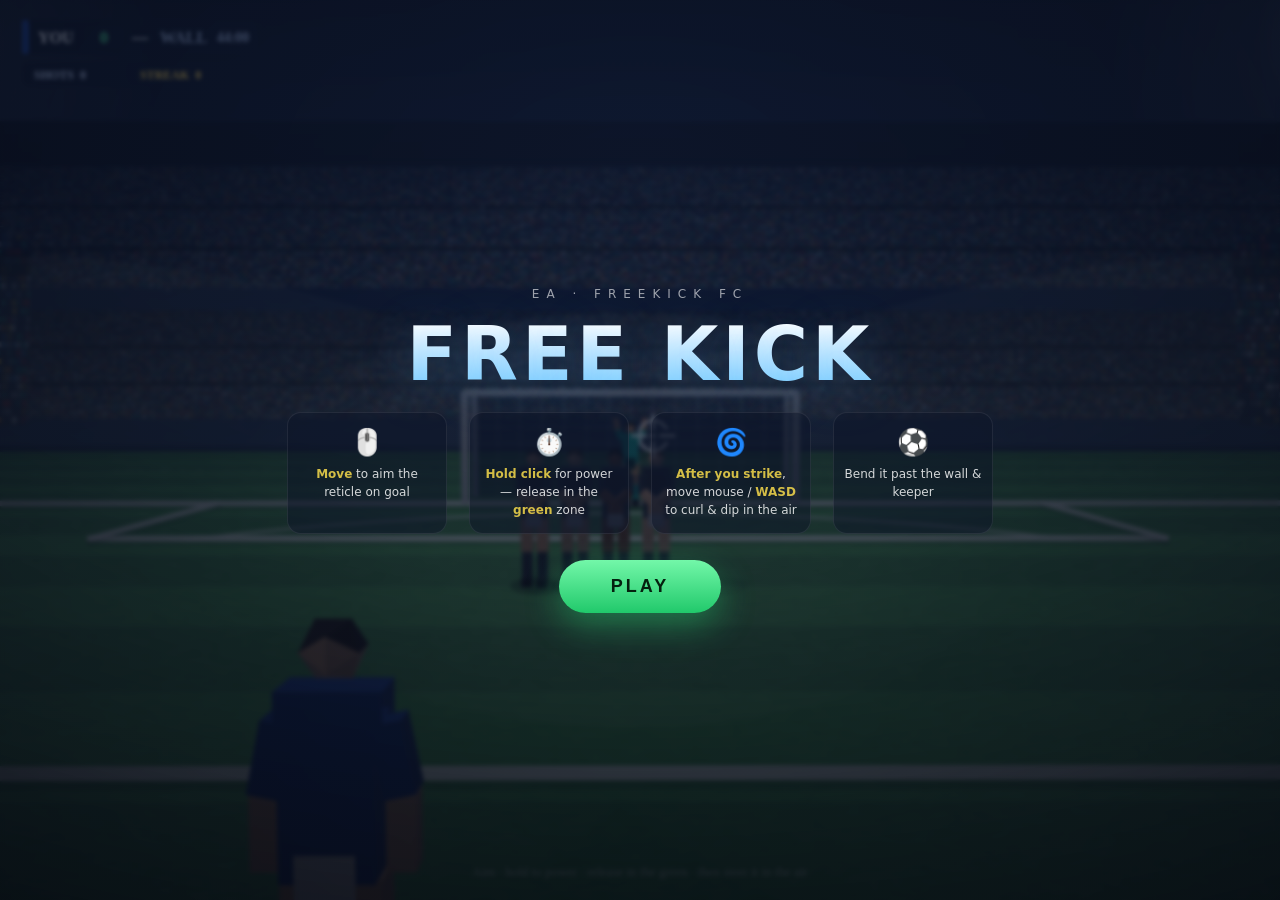
<file: freekick/canvas2d.html>
<!DOCTYPE html>
<html lang="en">
<head>
<meta charset="UTF-8" />
<meta name="viewport" content="width=device-width, initial-scale=1.0" />
<title>Free Kick — FC</title>
<style>
  *{margin:0;padding:0;box-sizing:border-box}
  html,body{width:100%;height:100%;overflow:hidden;background:#05060a;
    font-family:'Trebuchet MS','Segoe UI',system-ui,sans-serif;color:#fff}
  #app{position:fixed;inset:0;cursor:none}
  canvas{display:block}

  /* Start screen — EA-broadcast vibe */
  #start{position:absolute;inset:0;display:flex;flex-direction:column;align-items:center;justify-content:center;gap:20px;
    background:radial-gradient(130% 100% at 50% 18%,rgba(18,30,58,.6),rgba(4,7,16,.92));backdrop-filter:blur(2px);
    pointer-events:auto;transition:opacity .55s ease;z-index:10}
  #start.hidden{opacity:0;pointer-events:none}
  #start .eyebrow{letter-spacing:7px;font-size:12px;opacity:.6;text-transform:uppercase}
  #start h1{font-size:74px;font-weight:900;letter-spacing:4px;line-height:.9;
    background:linear-gradient(180deg,#fff,#7fd0ff);-webkit-background-clip:text;background-clip:text;-webkit-text-fill-color:transparent;
    text-shadow:0 10px 50px rgba(80,170,255,.25);text-align:center}
  #start .keys{display:flex;gap:22px;margin-top:4px;flex-wrap:wrap;justify-content:center;max-width:760px}
  #start .k{width:160px;text-align:center;background:rgba(12,20,40,.5);border:1px solid rgba(255,255,255,.08);border-radius:14px;padding:14px 10px}
  #start .k .i{font-size:26px;margin-bottom:8px}
  #start .k .d{font-size:12px;opacity:.82;line-height:1.5}
  #start .k b{color:#ffe14d}
  #start button{pointer-events:auto;cursor:pointer;margin-top:6px;font-size:18px;font-weight:800;letter-spacing:3px;color:#04210f;
    background:linear-gradient(180deg,#73f7a9,#21c96b);border:none;border-radius:40px;padding:16px 52px;text-transform:uppercase;
    box-shadow:0 12px 34px rgba(40,220,120,.4);transition:transform .12s,box-shadow .12s}
  #start button:hover{transform:translateY(-2px) scale(1.03);box-shadow:0 16px 42px rgba(40,220,120,.55)}
  #err{position:fixed;inset:0;display:none;align-items:center;justify-content:center;color:#ffb4b4;font-family:monospace;
    font-size:13px;padding:40px;text-align:center;background:#140a0a;z-index:99;white-space:pre-wrap}
</style>
</head>
<body>
  <div id="app"></div>

  <div id="start">
    <div class="eyebrow">EA · FreeKick FC</div>
    <h1>FREE&nbsp;KICK</h1>
    <div class="keys">
      <div class="k"><div class="i">🖱️</div><div class="d"><b>Move</b> to aim the reticle on goal</div></div>
      <div class="k"><div class="i">⏱️</div><div class="d"><b>Hold click</b> for power — release in the <b>green</b> zone</div></div>
      <div class="k"><div class="i">🌀</div><div class="d"><b>After you strike</b>, move mouse / <b>WASD</b> to curl &amp; dip in the air</div></div>
      <div class="k"><div class="i">⚽</div><div class="d">Bend it past the wall &amp; keeper</div></div>
    </div>
    <button id="startBtn">PLAY</button>
  </div>

  <div id="err"></div>

  <script>
  "use strict";
  function boot(){
  // ===================================================================
  //  CONFIG — tune the feel here
  // ===================================================================
  var CONFIG = {
    ballZ:19.0, ballR:0.11, goalW:7.32, goalH:2.44,
    wallDist:9.15, wallCount:4, wallHalfW:1.0, wallBaseH:1.7, wallJump:0.16, wallMargin:0.1,
    wallCenterX:-0.4,
    gravity:10.2, drag:0.05,
    minSpeed:17, maxSpeed:31, chargeTime:1.0,
    timedLo:0.62, timedHi:0.84,         // green "perfect" zone of the power bar
    curlStrength:14.5, dipStrength:20.0, // in-air spin -> acceleration
    spinMax:1.0, spinMouseSens:0.0042, spinKeySens:2.1,
    authNear:0.5, authFar:0.97,          // spin authority fades between these flight fractions
    keeperReact:0.24, keeperDecide:0.17, // reacts, tracks briefly, then COMMITS (late curl beats him)
    keeperSpeed:6.0, keeperRange:2.05, keeperCatchR:0.6, keeperReachY:2.12,
    aimRangeX:5.6, aimYmin:0.2, aimYmax:4.3
  };
  var GOAL_HALF=CONFIG.goalW/2, WALL_Z=CONFIG.ballZ-CONFIG.wallDist;
  var clamp=function(v,a,b){return Math.max(a,Math.min(b,v));};
  var lerp=function(a,b,t){return a+(b-a)*t;};
  var rand=function(a,b){return a+Math.random()*(b-a);};
  var $=function(id){return document.getElementById(id);};
  var TAU=Math.PI*2;

  // ===================================================================
  //  PROCEDURAL AUDIO (WebAudio, no files — works offline)
  // ===================================================================
  var Snd=(function(){
    var ac=null, master=null, crowd=null, crowdGain=null, on=false;
    function init(){
      if(ac) return;
      try{ ac=new (window.AudioContext||window.webkitAudioContext)(); }catch(e){ return; }
      master=ac.createGain(); master.gain.value=0.9; master.connect(ac.destination);
      // crowd ambience = filtered noise loop
      var buf=ac.createBuffer(1, ac.sampleRate*2, ac.sampleRate), d=buf.getChannelData(0);
      for(var i=0;i<d.length;i++) d[i]=(Math.random()*2-1)*0.5;
      crowd=ac.createBufferSource(); crowd.buffer=buf; crowd.loop=true;
      var bp=ac.createBiquadFilter(); bp.type='bandpass'; bp.frequency.value=480; bp.Q.value=0.7;
      crowdGain=ac.createGain(); crowdGain.gain.value=0.07;
      crowd.connect(bp); bp.connect(crowdGain); crowdGain.connect(master); crowd.start();
      on=true;
    }
    function noiseBurst(dur,freq,q,gain,type){
      if(!on) return;
      var n=ac.createBufferSource(), len=Math.floor(ac.sampleRate*dur), b=ac.createBuffer(1,len,ac.sampleRate), dd=b.getChannelData(0);
      for(var i=0;i<len;i++) dd[i]=(Math.random()*2-1);
      n.buffer=b; var f=ac.createBiquadFilter(); f.type=type||'bandpass'; f.frequency.value=freq; f.Q.value=q||1;
      var g=ac.createGain(); g.gain.setValueAtTime(gain,ac.currentTime); g.gain.exponentialRampToValueAtTime(0.0001,ac.currentTime+dur);
      n.connect(f); f.connect(g); g.connect(master); n.start();
    }
    function tone(freq,dur,type,gain,slideTo){
      if(!on) return;
      var o=ac.createOscillator(), g=ac.createGain(); o.type=type||'sine'; o.frequency.setValueAtTime(freq,ac.currentTime);
      if(slideTo) o.frequency.exponentialRampToValueAtTime(slideTo,ac.currentTime+dur);
      g.gain.setValueAtTime(gain||0.2,ac.currentTime); g.gain.exponentialRampToValueAtTime(0.0001,ac.currentTime+dur);
      o.connect(g); g.connect(master); o.start(); o.stop(ac.currentTime+dur+0.02);
    }
    function swell(target,t){ if(on) crowdGain.gain.linearRampToValueAtTime(target,ac.currentTime+t); }
    return {
      init:init,
      whistle:function(){ tone(2100,0.18,'sine',0.18,2600); setTimeout(function(){tone(2300,0.12,'sine',0.16,2000);},120); },
      kick:function(p){ noiseBurst(0.06,180,0.6,0.5,'lowpass'); tone(90,0.12,'sine',0.5,55); },
      post:function(){ tone(1200,0.5,'triangle',0.4,420); tone(1810,0.5,'sine',0.2,560); },
      crossbar:function(){ tone(900,0.55,'triangle',0.4,300); },
      net:function(){ noiseBurst(0.14,900,0.5,0.35,'bandpass'); },
      save:function(){ noiseBurst(0.08,300,0.6,0.4,'lowpass'); swell(0.16,0.2); setTimeout(function(){swell(0.07,1.2);},400); },
      goal:function(){ swell(0.42,0.25); tone(220,0.7,'sawtooth',0.25); tone(330,0.7,'sawtooth',0.2); tone(440,0.9,'sawtooth',0.18);
        setTimeout(function(){tone(294,0.8,'sawtooth',0.22);tone(370,0.8,'sawtooth',0.18);},220);
        setTimeout(function(){swell(0.09,2.5);},2200); },
      miss:function(){ swell(0.13,0.15); setTimeout(function(){swell(0.06,1.0);},500); },
      ambient:function(){ swell(0.07,1.5); }
    };
  })();

  // ===================================================================
  //  RENDERER / CAMERA
  // ===================================================================
  var canvas=document.createElement('canvas'); canvas.style.display='block'; $('app').appendChild(canvas);
  var ctx=canvas.getContext('2d');
  var W=0,H=0,DPR=1,focal=0,cx=0,cy=0;
  var cam={ eye:{x:0,y:2.55,z:CONFIG.ballZ+4.4}, tgt:{x:0,y:1.25,z:0}, fov:46, shake:0, flash:0, time:1 };
  var camWant={ eye:{x:0,y:2.55,z:CONFIG.ballZ+4.4}, tgt:{x:0,y:1.25,z:0}, fov:46 };
  var bF,bR,bU;
  function vsub(a,b){return{x:a.x-b.x,y:a.y-b.y,z:a.z-b.z};}
  function vcross(a,b){return{x:a.y*b.z-a.z*b.y,y:a.z*b.x-a.x*b.z,z:a.x*b.y-a.y*b.x};}
  function vnorm(a){var l=Math.hypot(a.x,a.y,a.z)||1;return{x:a.x/l,y:a.y/l,z:a.z/l};}
  function buildCam(){
    var sh=cam.shake>0?cam.shake:0;
    var ex=cam.eye.x+(sh?rand(-sh,sh):0), ey=cam.eye.y+(sh?rand(-sh,sh):0);
    eyeR={x:ex,y:ey,z:cam.eye.z};
    bF=vnorm(vsub(cam.tgt,eyeR)); bR=vnorm(vcross(bF,{x:0,y:1,z:0})); bU=vcross(bR,bF);
    focal=(H/2)/Math.tan(cam.fov*Math.PI/360);
  }
  var eyeR={x:0,y:2.55,z:23};
  function P(x,y,z){
    var dx=x-eyeR.x,dy=y-eyeR.y,dz=z-eyeR.z;
    var cx2=dx*bR.x+dy*bR.y+dz*bR.z, cy2=dx*bU.x+dy*bU.y+dz*bU.z, cz=dx*bF.x+dy*bF.y+dz*bF.z;
    if(cz<=0.05) return null;
    return {x:cx+(cx2/cz)*focal, y:cy-(cy2/cz)*focal, z:cz, s:focal/cz};
  }
  function resize(){
    DPR=Math.min(window.devicePixelRatio||1,2); W=window.innerWidth; H=window.innerHeight;
    canvas.width=W*DPR; canvas.height=H*DPR; canvas.style.width=W+'px'; canvas.style.height=H+'px';
    ctx.setTransform(DPR,0,0,DPR,0,0); cx=W/2; cy=H/2; buildCam();
  }

  // ---- offscreen textures (built once) ----
  function makeCrowd(w,h){
    var c=document.createElement('canvas'); c.width=w; c.height=h; var g=c.getContext('2d');
    var bg=g.createLinearGradient(0,0,0,h); bg.addColorStop(0,'#0a0f1c'); bg.addColorStop(1,'#161f33');
    g.fillStyle=bg; g.fillRect(0,0,w,h);
    var cols=['#c0392b','#2e6da4','#d8dde2','#c9a227','#27916b','#b5651d','#e8ebee','#8a929b','#178c7e','#922'];
    // seat rows: calmer, organised speckle on horizontal rows
    for(var row=0; row<h; row+=3){ var rowDim=0.45+0.55*(row/h);
      for(var cxp=0; cxp<w; cxp+=3){ if(Math.random()<0.32) continue;
        g.fillStyle=cols[(Math.random()*cols.length)|0]; g.globalAlpha=(0.4+Math.random()*0.45)*rowDim;
        g.fillRect(cxp+Math.random(), row, 2, 2.2); } }
    g.globalAlpha=1; g.fillStyle='rgba(0,0,0,0.5)';
    for(var t=0.32;t<1;t+=0.34) g.fillRect(0,h*t,w,Math.max(2,h*0.035));            // gangways
    g.fillStyle='rgba(0,0,0,0.22)'; for(var rr=0;rr<h;rr+=3) g.fillRect(0,rr+2,w,1); // row shading
    return c;
  }
  function makeGrain(s){ var c=document.createElement('canvas'); c.width=c.height=s; var g=c.getContext('2d');
    var d=g.createImageData(s,s); for(var i=0;i<d.data.length;i+=4){ var v=(Math.random()*255)|0;
      d.data[i]=d.data[i+1]=d.data[i+2]=v; d.data[i+3]=18; } g.putImageData(d,0,0); return c; }
  function makeBall(S){
    var c=document.createElement('canvas'); c.width=c.height=S; var g=c.getContext('2d'); var R=S/2;
    g.save(); g.beginPath(); g.arc(R,R,R-1,0,TAU); g.clip();
    var sph=g.createRadialGradient(R*0.66,R*0.6,R*0.1,R,R,R*1.15);
    sph.addColorStop(0,'#ffffff'); sph.addColorStop(0.55,'#eef0f3'); sph.addColorStop(0.85,'#c9ced8'); sph.addColorStop(1,'#9aa1ad');
    g.fillStyle=sph; g.fillRect(0,0,S,S);
    // classic black pentagons
    function pent(cxp,cyp,rad,rot){ g.beginPath(); for(var k=0;k<5;k++){ var a=rot+k*TAU/5-Math.PI/2;
        var px=cxp+Math.cos(a)*rad, py=cyp+Math.sin(a)*rad; k?g.lineTo(px,py):g.moveTo(px,py);} g.closePath(); g.fill(); }
    g.fillStyle='#15171c'; pent(R,R*0.92,R*0.3,0);
    g.globalAlpha=0.92; pent(R*0.42,R*0.58,R*0.2,0.6); pent(R*1.56,R*0.6,R*0.2,-0.6);
    pent(R*0.66,R*1.42,R*0.2,0.3); pent(R*1.34,R*1.42,R*0.2,-0.3); g.globalAlpha=1;
    // seams
    g.strokeStyle='rgba(40,42,50,0.5)'; g.lineWidth=Math.max(1,S*0.012);
    g.beginPath(); g.moveTo(R*0.5,R*0.5); g.lineTo(R*0.9,R*0.95); g.moveTo(R*1.5,R*0.5); g.lineTo(R*1.1,R*0.95); g.stroke();
    g.restore();
    // specular highlight
    var hl=g.createRadialGradient(R*0.62,R*0.5,1,R*0.62,R*0.5,R*0.5);
    hl.addColorStop(0,'rgba(255,255,255,0.55)'); hl.addColorStop(1,'rgba(255,255,255,0)');
    g.fillStyle=hl; g.beginPath(); g.arc(R*0.62,R*0.5,R*0.5,0,TAU); g.fill();
    return c;
  }
  var crowdTex=null, grainTex=null, ballTex=null;

  // ===================================================================
  //  SOFTWARE 3D  — low-poly polygon renderer (PS2-style, no GPU)
  // ===================================================================
  var TRIS=[];
  var L3=(function(){var a=[-0.32,0.9,0.34],l=Math.hypot(a[0],a[1],a[2]);return[a[0]/l,a[1]/l,a[2]/l];})();
  var AMB=0.5;
  function proj3(x,y,z){ var dx=x-eyeR.x,dy=y-eyeR.y,dz=z-eyeR.z;
    var rz=dx*bF.x+dy*bF.y+dz*bF.z; if(rz<0.12) return null;
    var rx=dx*bR.x+dy*bR.y+dz*bR.z, ry=dx*bU.x+dy*bU.y+dz*bU.z;
    return {x:cx+(rx/rz)*focal, y:cy-(ry/rz)*focal, z:rz}; }
  function pushFace(verts, col, cen){
    var v0=verts[0],v1=verts[1],v2=verts[2];
    var ax=v1[0]-v0[0],ay=v1[1]-v0[1],az=v1[2]-v0[2], bx=v2[0]-v0[0],by=v2[1]-v0[1],bz=v2[2]-v0[2];
    var nx=ay*bz-az*by, ny=az*bx-ax*bz, nz=ax*by-ay*bx, nl=Math.hypot(nx,ny,nz)||1; nx/=nl;ny/=nl;nz/=nl;
    var n=verts.length, fcx=0,fcy=0,fcz=0,i;
    for(i=0;i<n;i++){ fcx+=verts[i][0]; fcy+=verts[i][1]; fcz+=verts[i][2]; } fcx/=n; fcy/=n; fcz/=n;
    if(cen && (nx*(fcx-cen[0])+ny*(fcy-cen[1])+nz*(fcz-cen[2])<0)){ nx=-nx;ny=-ny;nz=-nz; }
    var ex=eyeR.x-fcx, ey=eyeR.y-fcy, ez=eyeR.z-fcz;
    if(nx*ex+ny*ey+nz*ez<=0) return;                                   // backface cull
    var sp=new Array(n), sumz=0;
    for(i=0;i<n;i++){ var p=proj3(verts[i][0],verts[i][1],verts[i][2]); if(!p) return; sp[i]=p; sumz+=p.z; }
    var d=nx*L3[0]+ny*L3[1]+nz*L3[2]; if(d<0)d=0; var k=AMB+(1-AMB)*d;
    var el=Math.hypot(ex,ey,ez)||1, rim=1-(nx*ex+ny*ey+nz*ez)/el; rim=rim*rim*rim*0.18;
    var r=col[0]*k+rim*150, g=col[1]*k+rim*160, b=col[2]*k+rim*190;
    TRIS.push({z:sumz/n, p:sp, c:'rgb('+(r>255?255:r<0?0:r|0)+','+(g>255?255:g<0?0:g|0)+','+(b>255?255:b<0?0:b|0)+')'});
  }
  function renderTris(){
    TRIS.sort(function(a,b){return b.z-a.z;});
    for(var i=0;i<TRIS.length;i++){ var t=TRIS[i], p=t.p; ctx.fillStyle=t.c; ctx.strokeStyle=t.c; ctx.lineWidth=0.7;
      ctx.beginPath(); ctx.moveTo(p[0].x,p[0].y); for(var j=1;j<p.length;j++) ctx.lineTo(p[j].x,p[j].y);
      ctx.closePath(); ctx.fill(); ctx.stroke(); }
  }
  // oriented box (a "bone") between two world points, cross-section 2*wr x 2*hr
  function bone(p0,p1,wr,hr,col){
    var ax=p1[0]-p0[0],ay=p1[1]-p0[1],az=p1[2]-p0[2],al=Math.hypot(ax,ay,az)||1; ax/=al;ay/=al;az/=al;
    var ref=(Math.abs(ay)>0.9)?[0,0,1]:[0,1,0];
    var rx=ay*ref[2]-az*ref[1], ry=az*ref[0]-ax*ref[2], rz=ax*ref[1]-ay*ref[0], rl=Math.hypot(rx,ry,rz)||1; rx/=rl;ry/=rl;rz/=rl;
    var ux=ay*rz-az*ry, uy=az*rx-ax*rz, uz=ax*ry-ay*rx;
    function C(p,s,u){ return [p[0]+rx*wr*s+ux*hr*u, p[1]+ry*wr*s+uy*hr*u, p[2]+rz*wr*s+uz*hr*u]; }
    var a0=C(p0,-1,-1),a1=C(p0,1,-1),a2=C(p0,1,1),a3=C(p0,-1,1);
    var b0=C(p1,-1,-1),b1=C(p1,1,-1),b2=C(p1,1,1),b3=C(p1,-1,1);
    var cen=[(p0[0]+p1[0])/2,(p0[1]+p1[1])/2,(p0[2]+p1[2])/2];
    pushFace([a3,a2,a1,a0],col,cen); pushFace([b0,b1,b2,b3],col,cen);
    pushFace([a0,a1,b1,b0],col,cen); pushFace([a1,a2,b2,b1],col,cen);
    pushFace([a2,a3,b3,b2],col,cen); pushFace([a3,a0,b0,b3],col,cen);
  }
  // icosphere (20 faces) — heads & ball
  var ICOV=(function(){ var p=1.618033, v=[[-1,p,0],[1,p,0],[-1,-p,0],[1,-p,0],[0,-1,p],[0,1,p],[0,-1,-p],[0,1,-p],[p,0,-1],[p,0,1],[-p,0,-1],[-p,0,1]];
    return v.map(function(a){var l=Math.hypot(a[0],a[1],a[2]);return[a[0]/l,a[1]/l,a[2]/l];}); })();
  var ICOF=[[0,11,5],[0,5,1],[0,1,7],[0,7,10],[0,10,11],[1,5,9],[5,11,4],[11,10,2],[10,7,6],[7,1,8],[3,9,4],[3,4,2],[3,2,6],[3,6,8],[3,8,9],[4,9,5],[2,4,11],[6,2,10],[8,6,7],[9,8,1]];
  function rotX(a){var c=Math.cos(a),s=Math.sin(a);return[[1,0,0],[0,c,-s],[0,s,c]];}
  function rotY(a){var c=Math.cos(a),s=Math.sin(a);return[[c,0,s],[0,1,0],[-s,0,c]];}
  function mm(a,b){var r=[[0,0,0],[0,0,0],[0,0,0]];for(var i=0;i<3;i++)for(var j=0;j<3;j++)r[i][j]=a[i][0]*b[0][j]+a[i][1]*b[1][j]+a[i][2]*b[2][j];return r;}
  function mv(m,v){return[m[0][0]*v[0]+m[0][1]*v[1]+m[0][2]*v[2],m[1][0]*v[0]+m[1][1]*v[1]+m[1][2]*v[2],m[2][0]*v[0]+m[2][1]*v[1]+m[2][2]*v[2]];}
  function icoMesh(cx3,cy3,cz3,r,colFn,rot){
    var cen=[cx3,cy3,cz3], vs=new Array(12), i;
    for(i=0;i<12;i++){ var p=ICOV[i]; if(rot)p=mv(rot,p); vs[i]=[cx3+p[0]*r,cy3+p[1]*r,cz3+p[2]*r]; }
    for(var f=0;f<20;f++){ var fa=ICOF[f]; var ay=(ICOV[fa[0]][1]+ICOV[fa[1]][1]+ICOV[fa[2]][1])/3;
      pushFace([vs[fa[0]],vs[fa[1]],vs[fa[2]]], colFn(ay,f), cen); }
  }

  // ===================================================================
  //  STATE
  // ===================================================================
  var ST={SETUP:'SETUP',CHARGE:'CHARGE',RUNUP:'RUNUP',FLIGHT:'FLIGHT',RESULT:'RESULT',REPLAY:'REPLAY'};
  var state=ST.SETUP, started=false;
  var aim={x:0.5,y:1.5}, power=0, chargeT=0, perfect=false, knuckle=false;
  var ball={x:0,y:CONFIG.ballR,z:CONFIG.ballZ}, vel={x:0,y:0,z:0}, spin={x:0,y:0}, spinInput={x:0,y:0};
  var ballRot=0, distFrac=0, trail=[], path=[];
  var keeper={x:0,y:0,dive:0,dir:1,react:0,decide:0,targetX:0,committed:false,parry:0};
  var wall={jump:0,t:0};
  var runup=0, kicker={x:-0.9,z:CONFIG.ballZ+0.85,step:0};
  var result=null, resultT=0, caption='', captionT=0, big='', bigT=0, bigColor='#fff';
  var goals=0, shots=0, streak=0, clock=2640; // 44:00
  var replayT=0, replayDur=2.6;
  var keysDown={};
  var last=performance.now();

  // ===================================================================
  //  DRAW: scene
  // ===================================================================
  function quad(p1,p2,p3,p4,col){ if(!p1||!p2||!p3||!p4)return; ctx.fillStyle=col;
    ctx.beginPath(); ctx.moveTo(p1.x,p1.y); ctx.lineTo(p2.x,p2.y); ctx.lineTo(p3.x,p3.y); ctx.lineTo(p4.x,p4.y); ctx.closePath(); ctx.fill(); }
  function strokeW(a,b,w,col,al){ if(!a||!b)return; ctx.strokeStyle=col; ctx.globalAlpha=al==null?1:al;
    ctx.lineWidth=Math.max(0.6,w); ctx.lineCap='round'; ctx.beginPath(); ctx.moveTo(a.x,a.y); ctx.lineTo(b.x,b.y); ctx.stroke(); ctx.globalAlpha=1; }

  function drawSky(){
    var g=ctx.createLinearGradient(0,0,0,H*0.66);
    g.addColorStop(0,'#070b16'); g.addColorStop(0.5,'#0d1830'); g.addColorStop(1,'#16294a');
    ctx.fillStyle=g; ctx.fillRect(0,0,W,H);
    // floodlight pylons at the four back corners, with lamp banks + glow + soft beams
    [[-30,-21],[30,-21],[-22,7],[22,7]].forEach(function(c){
      var fx=c[0], fz=c[1], base=P(fx,0,fz), top=P(fx,18,fz), lamp=P(fx,17,fz); if(!top||!lamp)return;
      strokeW(base,top,Math.max(2,(top.s||4)*0.12),'#070a12',0.9);                 // pole
      var lw=Math.max(10,lamp.s*1.5), lh=Math.max(5,lamp.s*0.5);
      var beam=ctx.createRadialGradient(lamp.x,lamp.y,2,lamp.x,lamp.y,260);          // glow
      beam.addColorStop(0,'rgba(220,235,255,0.45)'); beam.addColorStop(0.4,'rgba(180,205,255,0.12)'); beam.addColorStop(1,'rgba(180,205,255,0)');
      ctx.fillStyle=beam; ctx.beginPath(); ctx.arc(lamp.x,lamp.y,260,0,TAU); ctx.fill();
      ctx.fillStyle='#0a0e18'; roundRect(lamp.x-lw/2,lamp.y-lh/2,lw,lh,3); ctx.fill();   // lamp housing
      for(var i=0;i<8;i++){ ctx.fillStyle='rgba(245,250,255,0.95)';                 // bulbs
        ctx.beginPath(); ctx.arc(lamp.x-lw/2+lw*(i+0.5)/8,lamp.y,Math.max(1.4,lh*0.28),0,TAU); ctx.fill(); }
    });
  }
  function drawStands(t){
    if(!crowdTex) crowdTex=makeCrowd(1024,256);
    function band(p1,p2,p3,p4,shade){
      if(!p1||!p2||!p3||!p4)return;
      var minx=Math.min(p1.x,p2.x,p3.x,p4.x),maxx=Math.max(p1.x,p2.x,p3.x,p4.x);
      var miny=Math.min(p1.y,p2.y,p3.y,p4.y),maxy=Math.max(p1.y,p2.y,p3.y,p4.y);
      ctx.save(); ctx.beginPath(); ctx.moveTo(p1.x,p1.y); ctx.lineTo(p2.x,p2.y); ctx.lineTo(p3.x,p3.y); ctx.lineTo(p4.x,p4.y); ctx.closePath(); ctx.clip();
      ctx.drawImage(crowdTex,minx,miny,Math.max(1,maxx-minx),Math.max(1,maxy-miny));
      if(shade){ ctx.fillStyle='rgba(4,8,18,'+shade+')'; ctx.fillRect(minx,miny,maxx-minx,maxy-miny); }
      ctx.restore();
    }
    // back stand: lower + upper tier with a gangway gap, side stands, dark roof overhang
    band(P(-36,1.2,-23),P(36,1.2,-23),P(36,6,-24),P(-36,6,-24),0);       // back lower
    band(P(-36,7,-24),P(36,7,-24),P(36,12.5,-25),P(-36,12.5,-25),0.12);  // back upper (shaded)
    band(P(-26,1,-22),P(-26,9,-23),P(-31,11,8),P(-26,1,8),0.05);         // left
    band(P(26,1,-22),P(26,9,-23),P(31,11,8),P(26,1,8),0.18);             // right (away from light)
    quad(P(-36,12.5,-25),P(36,12.5,-25),P(36,14.5,-25),P(-36,14.5,-25),'#05080f'); // roof
    // sparse camera flashes / twinkle
    for(var i=0;i<14;i++){ if(Math.random()<0.5)continue; var fx=rand(-34,34), fy=rand(1.5,12), fz=-23;
      var fp=P(fx,fy,fz); if(!fp)continue; ctx.fillStyle='rgba(255,255,255,'+rand(0.3,0.9)+')';
      ctx.beginPath(); ctx.arc(fp.x,fp.y,rand(0.8,1.8),0,TAU); ctx.fill(); }
  }
  function drawAds(t){
    // scrolling advertising boards just behind the goal
    var z=-2.7, txt='   EA SPORTS   ·   IT’S IN THE GAME   ·   FREEKICK FC   ·   ';
    var p1=P(-13,0,z),p2=P(13,0,z),p3=P(13,1.0,z),p4=P(-13,1.0,z);
    quad(p1,p2,p3,p4,'#0b1f3a');
    if(p1&&p2){ ctx.save(); ctx.beginPath(); ctx.moveTo(p1.x,p1.y);ctx.lineTo(p2.x,p2.y);ctx.lineTo(p3.x,p3.y);ctx.lineTo(p4.x,p4.y);ctx.closePath(); ctx.clip();
      var h=Math.abs(p1.y-p4.y); ctx.font='800 '+Math.max(8,h*0.62)+'px Trebuchet MS'; ctx.textBaseline='middle'; ctx.fillStyle='#cfe6ff';
      var midY=(p1.y+p4.y)/2, w=p2.x-p1.x, full=ctx.measureText(txt).width||200, off=(t*60)% full;
      for(var sx=p1.x-off; sx<p2.x; sx+=full) ctx.fillText(txt,sx,midY);
      ctx.restore(); }
  }
  function drawPitch(t){
    var Xw=42, zN=eyeR.z-0.4, zF=-19;
    // mow stripes (broadcast): alternating shades, brighter near the lit centre
    var k=0; for(var z=zF; z<zN; z+=2.4){ var z2=Math.min(z+2.4,zN);
      quad(P(-Xw,0,z),P(Xw,0,z),P(Xw,0,z2),P(-Xw,0,z2),(k++%2===0)?'#3a9a40':'#2e8235'); }
    // floodlit pools — soft light on the turf (screen-space radial gradients)
    [[0,3],[ -7,12],[7,12]].forEach(function(c){ var lp=P(c[0],0,c[1]); if(!lp)return;
      var rr=lp.s*8; var rg=ctx.createRadialGradient(lp.x,lp.y,2,lp.x,lp.y,rr);
      rg.addColorStop(0,'rgba(225,245,210,0.16)'); rg.addColorStop(1,'rgba(225,245,210,0)');
      ctx.fillStyle=rg; ctx.beginPath(); ctx.ellipse(lp.x,lp.y,rr,rr*0.5,0,0,TAU); ctx.fill(); });
    // grass grain
    if(!grainTex) grainTex=makeGrain(128);
    ctx.globalAlpha=0.5; var gy=P(0,0,zN); var hor=P(0,0,zF);
    if(gy&&hor){ var top=Math.min(gy.y,hor.y); ctx.drawImage(grainTex,0,top,W, H-top); } ctx.globalAlpha=1;
    // lines — white with a soft dark base so they sit on the turf
    function seg(ax,az,bx,bz,wm){ var a=P(ax,0,az),b=P(bx,0,bz); if(!a||!b)return; var w=(a.s+b.s)*0.5*(wm||0.1);
      strokeW({x:a.x,y:a.y+w*0.5},{x:b.x,y:b.y+w*0.5},w*1.3,'rgba(0,0,0,0.18)',1); strokeW(a,b,w,'#eef5ee',0.9); }
    var penD=16.5,penW=40.3,sixD=5.5,sixW=18.3;
    seg(-24,0,24,0,0.12); seg(-penW/2,penD,penW/2,penD); seg(-penW/2,0,-penW/2,penD); seg(penW/2,0,penW/2,penD);
    seg(-sixW/2,sixD,sixW/2,sixD); seg(-sixW/2,0,-sixW/2,sixD); seg(sixW/2,0,sixW/2,sixD);
    ctx.strokeStyle='rgba(238,245,238,0.85)'; ctx.lineWidth=2.2; ctx.beginPath(); var sa=false;
    for(var a=-0.95;a<=0.95;a+=0.1){ var pp=P(Math.sin(a)*9.15,0,11-Math.cos(a)*9.15); if(!pp){sa=false;continue;}
      if(!sa){ctx.moveTo(pp.x,pp.y);sa=true;} else ctx.lineTo(pp.x,pp.y);} ctx.stroke();
    var sp=P(0,0,11); if(sp){ ctx.fillStyle='rgba(238,245,238,0.9)'; ctx.beginPath(); ctx.ellipse(sp.x,sp.y,sp.s*0.13,sp.s*0.055,0,0,TAU); ctx.fill(); }
    // far edge darkening
    var ev=ctx.createLinearGradient(0,cy-40,0,cy+90); ev.addColorStop(0,'rgba(3,8,12,0.45)'); ev.addColorStop(1,'rgba(3,8,12,0)');
    var hp=P(0,0,zF); if(hp){ ctx.fillStyle=ev; ctx.fillRect(0,hp.y-6,W,120); }
  }

  // net with deformable grid
  var NW=14, NH=6, netZ=-1.55, netDisp=[];
  (function(){ for(var j=0;j<=NH;j++){ netDisp[j]=[]; for(var i=0;i<=NW;i++) netDisp[j][i]={z:0,v:0}; } })();
  function netNode(i,j){ var x=-GOAL_HALF+(i/NW)*CONFIG.goalW, y=(j/NH)*CONFIG.goalH; return P(x,y,netZ-netDisp[j][i].z); }
  function updateNet(dt){ for(var j=0;j<=NH;j++)for(var i=0;i<=NW;i++){ var n=netDisp[j][i];
      n.v += (-n.z*70 - n.v*7)*dt; n.z += n.v*dt; } }
  function poke(wx,wy,amt){ for(var j=0;j<=NH;j++)for(var i=0;i<=NW;i++){
      var x=-GOAL_HALF+(i/NW)*CONFIG.goalW, y=(j/NH)*CONFIG.goalH, d=Math.hypot(x-wx,y-wy);
      netDisp[j][i].v += amt*Math.exp(-d*d*1.6); } }
  function drawGoalNet(){
    var H2=CONFIG.goalH, d=1.55;
    // darken the goal interior so the net reads
    quad(P(-GOAL_HALF,0,-d),P(GOAL_HALF,0,-d),P(GOAL_HALF,H2,-d),P(-GOAL_HALF,H2,-d),'rgba(8,14,26,0.35)');
    // side + roof net (depth) faint
    for(var s=-1;s<=1;s+=2){ for(var dd=0;dd<=d+0.01;dd+=0.31){ strokeW(P(s*GOAL_HALF,0,-dd),P(s*GOAL_HALF,H2,-dd),1,'#dfe9ff',0.1); } }
    for(var dd2=0;dd2<=d+0.01;dd2+=0.31){ strokeW(P(-GOAL_HALF,H2,-dd2),P(GOAL_HALF,H2,-dd2),1,'#dfe9ff',0.1); }
    // back mesh (deformable) — brighter up top
    for(var j=0;j<=NH;j++)for(var i=0;i<=NW;i++){ var a=netNode(i,j), al=0.12+0.16*(j/NH);
      if(i<NW){var b=netNode(i+1,j); strokeW(a,b,1,'#eaf2ff',al);}
      if(j<NH){var c=netNode(i,j+1); strokeW(a,c,1,'#eaf2ff',al);} }
  }
  function tube(bp,tp,w,horiz){
    if(!bp||!tp)return;
    strokeW(bp,tp,w,'#9aa3b4',1);                                                    // shadow body
    var ox=horiz?0:-w*0.16, oy=horiz?-w*0.16:0;
    strokeW({x:bp.x+ox,y:bp.y+oy},{x:tp.x+ox,y:tp.y+oy},w*0.62,'#ffffff',1);          // lit core
    strokeW({x:bp.x+ox*2,y:bp.y+oy*2},{x:tp.x+ox*2,y:tp.y+oy*2},w*0.2,'#ffffff',0.95);// rim highlight
  }
  function drawGoalFrame(front){
    var H2=CONFIG.goalH;
    if(front){
      var lb=P(-GOAL_HALF,0,0),lt=P(-GOAL_HALF,H2,0),rb=P(GOAL_HALF,0,0),rt=P(GOAL_HALF,H2,0);
      var w=(lt?lt.s:8)*0.14;
      // post ground shadows
      [lb,rb].forEach(function(b){ if(b){ ctx.fillStyle='rgba(0,0,0,0.28)'; ctx.beginPath(); ctx.ellipse(b.x,b.y,w*1.1,w*0.4,0,0,TAU); ctx.fill(); } });
      tube(lb,lt,w,false); tube(rb,rt,w,false); tube(lt,rt,w*0.92,true);
    } else {
      var d=1.55, col='#cfd6e2';
      strokeW(P(-GOAL_HALF,H2,-d),P(GOAL_HALF,H2,-d),1.6,col,0.6);
      strokeW(P(-GOAL_HALF,H2,0),P(-GOAL_HALF,H2,-d),1.4,col,0.55);
      strokeW(P(GOAL_HALF,H2,0),P(GOAL_HALF,H2,-d),1.4,col,0.55);
      strokeW(P(-GOAL_HALF,0,-d),P(-GOAL_HALF,H2,-d),2,col,0.4);
      strokeW(P(GOAL_HALF,0,-d),P(GOAL_HALF,H2,-d),2,col,0.4);
    }
  }

  // ---- 3D footballer: real low-poly mesh (bones + icosphere head) ----
  function hx(c){ return c[0]==='#'?[parseInt(c.slice(1,3),16),parseInt(c.slice(3,5),16),parseInt(c.slice(5,7),16)]:[200,200,200]; }
  function drawPlayer(x,z,opts){
    opts=opts||{};
    var shirt=hx(opts.shirt||'#d8282f'), shorts=hx(opts.shorts||'#ffffff'), socks=hx(opts.socks||'#16203a'),
        skin=hx(opts.skin||'#e6b07e'), hair=hx(opts.hair||'#241a12'), boot=[22,22,26], glove=[242,201,76];
    var h=opts.h||1.82, sc=h/1.82, face=opts.face!=null?opts.face:1, jump=opts.jump||0, dive=opts.dive||0, dir=opts.dir||1, run=opts.run||0, arms=opts.arms||'hang';
    var dvx=dive*dir*1.0*sc, dvy=-dive*0.55*sc, lean=(run?0.12:0);

    // ground shadows (2D, immediate)
    var bp=P(x,0,z); if(bp){ ctx.fillStyle='rgba(0,0,0,0.12)'; ctx.beginPath(); ctx.ellipse(bp.x+bp.s*0.5,bp.y,bp.s*0.7,bp.s*0.14,0,0,TAU); ctx.fill();
      ctx.fillStyle='rgba(0,0,0,0.30)'; ctx.beginPath(); ctx.ellipse(bp.x+dvx*(bp.s/sc>0?12:12),bp.y,bp.s*0.32,bp.s*0.11,0,0,TAU); ctx.fill(); }

    var ankY=0.07*sc, kneeY=0.46*sc, hipY=0.9*sc, shY=1.42*sc, chestY=1.2*sc, neckY=1.5*sc, headY=1.66*sc, headR=0.118*sc;
    var hipDx=0.1*sc, shDx=0.18*sc, thL=hipY-kneeY, shL=kneeY-ankY;
    // legs
    function leg(s,ph){ var hip=[x+s*hipDx, hipY+jump, z];
      var th=run?Math.sin(ph)*0.45:s*0.05, knee=[hip[0], hip[1]-Math.cos(th)*thL, hip[2]+face*Math.sin(th)*thL];
      var sh2=run?Math.max(0,-Math.sin(ph))*0.6:0.05, ank=[knee[0], Math.max(jump+0.05*sc, knee[1]-Math.cos(sh2)*shL), knee[2]+face*Math.sin(th)*shL*0.5];
      bone(hip,knee,0.07*sc,0.085*sc,skin); bone(knee,ank,0.058*sc,0.07*sc,socks);
      bone(ank,[ank[0],ank[1]-0.01*sc,ank[2]+face*0.15*sc],0.06*sc,0.05*sc,boot); }
    leg(-1,run); leg(1,run+Math.PI);
    // hips + torso + shoulders
    var shMid=[x+dvx, shY+jump+dvy, z+face*lean*0.3];
    bone([x-hipDx,hipY+jump,z],[x+hipDx,hipY+jump,z],0.15*sc,0.11*sc,shorts);
    bone([x,hipY+jump,z],shMid,0.16*sc,0.12*sc,shirt);
    bone([shMid[0]-shDx,shMid[1],shMid[2]],[shMid[0]+shDx,shMid[1],shMid[2]],0.09*sc,0.115*sc,shirt);
    // arms
    function arm(s){ var s0=[shMid[0]+s*shDx, shMid[1], shMid[2]], el, wr, glo=skin;
      if(arms==='up'){ el=[s0[0]+s*0.1*sc,s0[1]+0.2*sc,s0[2]]; wr=[el[0]+s*0.03*sc,el[1]+0.22*sc,el[2]]; }
      else if(arms==='cross'){ el=[s0[0]-s*0.01*sc,chestY+jump+0.02*sc,s0[2]+face*0.1*sc]; wr=[x-s*0.05*sc,hipY+jump+0.12*sc,z+face*0.2*sc]; }
      else if(arms==='dive'&&s===dir){ el=[s0[0]+dir*0.3*sc,s0[1]+0.05*sc,s0[2]+face*0.05*sc]; wr=[s0[0]+dir*0.62*sc,s0[1]+0.06*sc,s0[2]+face*0.1*sc]; glo=glove; }
      else { el=[s0[0]+s*0.05*sc,chestY+jump-0.03*sc,s0[2]+(run?face*Math.sin(run+(s<0?0:Math.PI))*0.12*sc:0)]; wr=[el[0],hipY+jump+0.06*sc,el[2]]; }
      bone(s0,el,0.055*sc,0.06*sc,shirt); bone(el,wr,0.05*sc,0.05*sc,skin);
      if(glo===glove) icoMesh(wr[0],wr[1],wr[2],0.075*sc,function(){return glo;});  // glove
      else bone(wr,[wr[0],wr[1]-0.05*sc,wr[2]],0.05*sc,0.05*sc,skin); }              // hand (cheap)
    arm(-1); arm(1);
    // neck + head
    var hX=x+dvx*1.1, hY=headY+jump+dvy, hZ=z+face*lean*0.5;
    bone(shMid,[hX,neckY+jump+dvy,hZ],0.052*sc,0.058*sc,skin);
    icoMesh(hX,hY,hZ,headR,function(ay){ return ay>0.22?hair:skin; });
  }
  function drawWall(){
    var n=CONFIG.wallCount, sp=0.52, sx=CONFIG.wallCenterX-(n-1)*sp/2, hairs=['#241a12','#3a2a18','#16110b','#4a3522'];
    for(var i=0;i<n;i++) drawPlayer(sx+i*sp, WALL_Z, {h:1.82, face:1, jump:wall.jump,
      shirt:'#2a323e', shorts:'#cdd3da', socks:'#2a323e', skin:['#e3a978','#caa07a','#8d5a3b','#e8b48c'][i%4], hair:hairs[i%4],
      arms: wall.jump>0.08?'up':'cross'});
  }
  function drawKeeper(){
    drawPlayer(keeper.x,0.35,{h:1.85, face:1, dive:keeper.dive, dir:keeper.dir,
      shirt:'#16c8b7', shorts:'#0c3b3b', socks:'#16c8b7', skin:'#e3a978', hair:'#1a130c', arms:keeper.dive>0.12?'dive':'up'});
  }
  function drawKicker(){
    var run=(state===ST.RUNUP||state===ST.FLIGHT)?kicker.step:0;
    drawPlayer(kicker.x,kicker.z,{h:1.83, face:-1, run:run, shirt:'#173f9e', shorts:'#ffffff', socks:'#173f9e', skin:'#e3a978', hair:'#241a12'});
  }
  function buildGoalPosts(){
    var H2=CONFIG.goalH, r=0.062, col=[240,244,250], d=1.5;
    bone([-GOAL_HALF,0,0],[-GOAL_HALF,H2,0],r,r,col); bone([GOAL_HALF,0,0],[GOAL_HALF,H2,0],r,r,col);
    bone([-GOAL_HALF,H2,0],[GOAL_HALF,H2,0],r,r,col);
    bone([-GOAL_HALF,0,-d],[-GOAL_HALF,H2,-d],r*0.7,r*0.7,[206,212,222]); bone([GOAL_HALF,0,-d],[GOAL_HALF,H2,-d],r*0.7,r*0.7,[206,212,222]);
    bone([-GOAL_HALF,H2,0],[-GOAL_HALF,H2,-d],r*0.6,r*0.6,[214,220,230]); bone([GOAL_HALF,H2,0],[GOAL_HALF,H2,-d],r*0.6,r*0.6,[214,220,230]);
  }
  function drawBall(){
    // trail + shadow + glow (2D, immediate)
    for(var i=0;i<trail.length;i++){ var tpp=P(trail[i].x,trail[i].y,trail[i].z); if(!tpp)continue;
      var a=(i/trail.length)*0.3; ctx.fillStyle='rgba(236,243,255,'+a+')'; ctx.beginPath();
      ctx.arc(tpp.x,tpp.y,Math.max(1,tpp.s*CONFIG.ballR*(0.35+0.65*i/trail.length)),0,TAU); ctx.fill(); }
    var spt=P(ball.x,0,ball.z); if(spt){ var hf=clamp(1-ball.y*0.14,0.3,1);
      ctx.fillStyle='rgba(0,0,0,'+(0.34*hf)+')'; ctx.beginPath(); ctx.ellipse(spt.x,spt.y,spt.s*0.15*hf,spt.s*0.15*0.4*hf,0,0,TAU); ctx.fill(); }
    var p=P(ball.x,ball.y,ball.z); if(p){ var r=Math.max(2.5,p.s*CONFIG.ballR);
      var gg=ctx.createRadialGradient(p.x,p.y,r*0.5,p.x,p.y,r*2.2); gg.addColorStop(0,'rgba(255,255,255,0.28)'); gg.addColorStop(1,'rgba(255,255,255,0)');
      ctx.fillStyle=gg; ctx.beginPath(); ctx.arc(p.x,p.y,r*2.2,0,TAU); ctx.fill(); }
    // 3D ball mesh
    var rot=mm(rotY(spin.x*2.6+ballRot*0.3),rotX(ballRot));
    icoMesh(ball.x,ball.y,ball.z,CONFIG.ballR,function(ay,f){ return (f===3||f===8||f===13||f===17)?[26,26,30]:[244,244,247]; },rot);
  }

  function drawScene(t){
    drawSky(); drawStands(t); drawAds(t); drawPitch(t);
    drawGoalNet();                          // back net (behind the actors)
    TRIS.length=0;
    buildGoalPosts(); drawWall(); drawKeeper(); drawKicker(); drawBall();
    renderTris();                           // one global depth sort -> correct occlusion
  }

  function postFX(){
    // vignette
    var vg=ctx.createRadialGradient(W/2,H*0.45,Math.min(W,H)*0.28,W/2,H*0.52,Math.max(W,H)*0.78);
    vg.addColorStop(0,'rgba(0,0,0,0)'); vg.addColorStop(1,'rgba(2,4,10,0.6)');
    ctx.fillStyle=vg; ctx.fillRect(0,0,W,H);
    // film grain (tiled, jittered)
    if(!grainTex) grainTex=makeGrain(128);
    ctx.globalAlpha=0.045; var ox=(Math.random()*128)|0, oy=(Math.random()*128)|0;
    for(var gx=-ox;gx<W;gx+=128)for(var gy=-oy;gy<H;gy+=128) ctx.drawImage(grainTex,gx,gy);
    ctx.globalAlpha=1;
    // broadcast colour grade: cool sky, warm turf
    var cg=ctx.createLinearGradient(0,0,0,H); cg.addColorStop(0,'rgba(30,55,95,0.07)'); cg.addColorStop(0.55,'rgba(0,0,0,0)'); cg.addColorStop(1,'rgba(90,55,20,0.06)');
    ctx.fillStyle=cg; ctx.fillRect(0,0,W,H);
  }

  // ===================================================================
  //  HUD (broadcast)
  // ===================================================================
  function fmtClock(){ var m=Math.floor(clock/60),s=Math.floor(clock%60); return (m<10?'0':'')+m+':'+(s<10?'0':'')+s; }
  function roundRect(x,y,w,h,r){ ctx.beginPath(); ctx.moveTo(x+r,y); ctx.arcTo(x+w,y,x+w,y+h,r); ctx.arcTo(x+w,y+h,x,y+h,r);
    ctx.arcTo(x,y+h,x,y,r); ctx.arcTo(x,y,x+w,y,r); ctx.closePath(); }
  function drawHUD(){
    ctx.textBaseline='alphabetic';
    // scoreboard bug
    var x=22,y=20,h=34;
    ctx.fillStyle='rgba(8,14,28,0.82)'; roundRect(x,y,236,h,8); ctx.fill();
    ctx.fillStyle='#163a8c'; roundRect(x,y,7,h,3); ctx.fill();
    ctx.font='800 16px Trebuchet MS'; ctx.fillStyle='#fff'; ctx.fillText('YOU',x+16,y+23);
    ctx.fillStyle='#0a0f1c'; roundRect(x+62,y+6,40,22,5); ctx.fill();
    ctx.fillStyle='#46e08a'; ctx.font='800 17px Trebuchet MS'; ctx.textAlign='center'; ctx.fillText(goals,x+82,y+23);
    ctx.fillStyle='#fff'; ctx.font='800 16px Trebuchet MS'; ctx.fillText('—',x+118,y+23);
    ctx.textAlign='start'; ctx.fillStyle='#9fb3d6'; ctx.fillText('WALL',x+138,y+23);
    ctx.fillStyle='#0a0f1c'; roundRect(x+196,y+6,30,22,5); ctx.fill();
    ctx.fillStyle='#9fb3d6'; ctx.font='800 14px Trebuchet MS'; ctx.textAlign='center'; ctx.fillText(fmtClock(),x+211,y+22); ctx.textAlign='start';
    // shots/streak chip
    ctx.fillStyle='rgba(8,14,28,0.7)'; roundRect(x,y+h+8,236,24,7); ctx.fill();
    ctx.font='700 12px Trebuchet MS'; ctx.fillStyle='#cfe0ff';
    ctx.fillText('SHOTS  '+shots,x+12,y+h+25); ctx.fillStyle='#ffd34d'; ctx.fillText('STREAK  '+streak,x+118,y+h+25);

    // power meter (FIFA-style vertical bar, right side)
    if(state===ST.CHARGE||state===ST.RUNUP){
      var pw=18, ph=200, px=W-54, py=H/2-ph/2;
      ctx.fillStyle='rgba(8,14,28,0.7)'; roundRect(px-4,py-4,pw+8,ph+8,8); ctx.fill();
      // green timed zone
      ctx.fillStyle='rgba(70,224,138,0.35)';
      var zy=py+ph*(1-CONFIG.timedHi), zh=ph*(CONFIG.timedHi-CONFIG.timedLo); ctx.fillRect(px,zy,pw,zh);
      ctx.strokeStyle='#46e08a'; ctx.lineWidth=2; ctx.strokeRect(px,zy,pw,zh);
      // fill
      var fh=ph*power; var g=ctx.createLinearGradient(0,py+ph,0,py);
      g.addColorStop(0,'#36d97a'); g.addColorStop(0.6,'#ffe14d'); g.addColorStop(1,'#ff5d5d');
      ctx.fillStyle=g; ctx.fillRect(px,py+ph-fh,pw,fh);
      ctx.fillStyle='#fff'; ctx.font='700 11px Trebuchet MS'; ctx.textAlign='center'; ctx.fillText('POWER',px+pw/2,py+ph+20); ctx.textAlign='start';
    }
    // spin indicator (during flight)
    if(state===ST.FLIGHT){
      var sxc=W-50, syc=H-58, R=30;
      ctx.fillStyle='rgba(8,14,28,0.65)'; ctx.beginPath(); ctx.arc(sxc,syc,R+8,0,TAU); ctx.fill();
      ctx.strokeStyle='rgba(255,255,255,0.25)'; ctx.lineWidth=2; ctx.beginPath(); ctx.arc(sxc,syc,R,0,TAU); ctx.stroke();
      ctx.strokeStyle='rgba(255,255,255,0.15)'; ctx.beginPath(); ctx.moveTo(sxc-R,syc); ctx.lineTo(sxc+R,syc);
      ctx.moveTo(sxc,syc-R); ctx.lineTo(sxc,syc+R); ctx.stroke();
      var dx=sxc+spin.x*R, dy=syc-spin.y*R;
      ctx.fillStyle='#8fd0ff'; ctx.beginPath(); ctx.arc(dx,dy,7,0,TAU); ctx.fill();
      ctx.fillStyle='#cfe0ff'; ctx.font='700 10px Trebuchet MS'; ctx.textAlign='center'; ctx.fillText('SPIN',sxc,syc+R+18); ctx.textAlign='start';
    }
    // reticle
    if(state===ST.SETUP||state===ST.CHARGE){
      var r=P(aim.x,aim.y,0);
      if(r){ ctx.strokeStyle='rgba(255,255,255,0.95)'; ctx.lineWidth=2.4;
        ctx.beginPath(); ctx.arc(r.x,r.y,15,0.5,Math.PI-0.5); ctx.arc(r.x,r.y,15,Math.PI+0.5,TAU-0.5); ctx.stroke();
        ctx.beginPath(); ctx.moveTo(r.x-21,r.y); ctx.lineTo(r.x-7,r.y); ctx.moveTo(r.x+7,r.y); ctx.lineTo(r.x+21,r.y);
        ctx.moveTo(r.x,r.y-21); ctx.lineTo(r.x,r.y-7); ctx.moveTo(r.x,r.y+7); ctx.lineTo(r.x,r.y+21); ctx.stroke();
        ctx.fillStyle='#fff'; ctx.beginPath(); ctx.arc(r.x,r.y,2,0,TAU); ctx.fill(); }
    }
    // perfect flash
    if(perfect && (state===ST.RUNUP||state===ST.FLIGHT) && performance.now()-chargeT<600){
      ctx.fillStyle='#46e08a'; ctx.font='800 18px Trebuchet MS'; ctx.textAlign='center'; ctx.fillText('PERFECT STRIKE',W/2,90); ctx.textAlign='start';
    }
    // caption (commentary lower-third)
    if(captionT>0){ ctx.globalAlpha=clamp(captionT,0,1);
      ctx.fillStyle='rgba(8,14,28,0.82)'; roundRect(W/2-220,H-92,440,40,9); ctx.fill();
      ctx.fillStyle='#163a8c'; roundRect(W/2-220,H-92,8,40,4); ctx.fill();
      ctx.fillStyle='#fff'; ctx.font='700 17px Trebuchet MS'; ctx.textAlign='center'; ctx.fillText(caption,W/2,H-66); ctx.textAlign='start'; ctx.globalAlpha=1; }
    // big GOAL text
    if(bigT>0){ var sc=clamp((1-bigT)*4,0,1)*0.3+0.85; ctx.save(); ctx.translate(W/2,H*0.34); ctx.scale(sc,sc);
      ctx.globalAlpha=clamp(bigT*1.5,0,1); ctx.fillStyle=bigColor; ctx.font='900 92px Trebuchet MS'; ctx.textAlign='center';
      ctx.shadowColor='rgba(0,0,0,0.5)'; ctx.shadowBlur=24; ctx.fillText(big,0,0); ctx.restore(); ctx.textAlign='start'; }
    // hint
    if(state===ST.SETUP){ ctx.fillStyle='rgba(255,255,255,0.7)'; ctx.font='13px Trebuchet MS'; ctx.textAlign='center';
      ctx.fillText('Aim · hold to power · release in the green · then steer it in the air',W/2,H-24); ctx.textAlign='start'; }
    // replay banner
    if(state===ST.REPLAY){ ctx.fillStyle='rgba(0,0,0,0.45)'; ctx.fillRect(0,0,W,46);
      ctx.fillStyle='#ff4d4d'; ctx.beginPath(); ctx.arc(28,23,7,0,TAU); ctx.fill();
      ctx.fillStyle='#fff'; ctx.font='800 16px Trebuchet MS'; ctx.fillText('INSTANT REPLAY',44,28);
      // scanline
      ctx.fillStyle='rgba(255,255,255,0.04)'; for(var sl=0;sl<H;sl+=4) ctx.fillRect(0,sl,W,1); }
    // flash overlay
    if(cam.flash>0){ ctx.fillStyle='rgba(255,255,255,'+cam.flash+')'; ctx.fillRect(0,0,W,H); }
  }

  // ===================================================================
  //  COMMENTARY
  // ===================================================================
  var SAY={
    goal:["GOLAZO! He's bent it in!","Top corner — unstoppable!","The keeper had NO chance!","What a free kick!","He's picked his spot beautifully!","Sensational strike!"],
    save:["Brilliant save!","The keeper gets a strong hand to it!","Denied at the last second!","Huge stop!"],
    block:["The wall does its job!","Blocked! Right into the wall.","Charged down!"],
    post:["Off the woodwork!","So close — rattles the post!","Inches away!"],
    miss:["It's flown over!","Wide of the mark.","He'll want that one back.","Dragged it just wide."]
  };
  function say(kind){ var a=SAY[kind]; caption=a[(Math.random()*a.length)|0]; captionT=2.6; }

  // ===================================================================
  //  SHOOTING / PHYSICS
  // ===================================================================
  function beginCharge(){ if(!started||state!==ST.SETUP)return; state=ST.CHARGE; power=0; chargeT=performance.now(); knuckle=!!keysDown['ShiftLeft']||!!keysDown['ShiftRight']; }
  function strike(){
    if(state!==ST.CHARGE)return;
    perfect = power>=CONFIG.timedLo && power<=CONFIG.timedHi;
    chargeT=performance.now();
    // timed accuracy: mistiming adds aim error
    var miss = perfect?0 : Math.min(0.7, Math.abs(power-(CONFIG.timedLo+CONFIG.timedHi)/2))*1.6;
    var ax=aim.x + rand(-miss,miss)*1.3, ay=aim.y + rand(-miss,miss)*0.7 + (power>CONFIG.timedHi?power*0.5:0);
    var speed=lerp(CONFIG.minSpeed,CONFIG.maxSpeed,power);
    var t=CONFIG.ballZ/speed;
    vel={ x:(ax-0)/t, y:(ay-CONFIG.ballR)/t+0.5*CONFIG.gravity*t, z:-speed };
    spin={x:0,y:0}; spinInput={x:0,y:0};
    if(knuckle) spin.x=rand(-0.05,0.05);
    ball={x:0,y:CONFIG.ballR,z:CONFIG.ballZ}; trail=[]; path=[]; distFrac=0;
    keeper.react=CONFIG.keeperReact; keeper.decide=CONFIG.keeperDecide; keeper.committed=false; keeper.targetX=0; keeper.dive=0; keeper.parry=0;
    wall.t=0; wall.jump=0; runup=0; kicker.step=0;
    state=ST.RUNUP;
    Snd.kick(power);
  }
  function authority(){ return clamp(1-(distFrac-CONFIG.authNear)/(CONFIG.authFar-CONFIG.authNear),0,1); }
  function stepFlight(dt){
    var sub=1/240, steps=Math.max(1,Math.round(dt/sub));
    for(var s=0;s<steps;s++){
      // spin ramps toward input
      spin.x=clamp(lerp(spin.x,spinInput.x,1-Math.pow(0.0001,sub)),-CONFIG.spinMax,CONFIG.spinMax);
      spin.y=clamp(lerp(spin.y,spinInput.y,1-Math.pow(0.0001,sub)),-CONFIG.spinMax,CONFIG.spinMax);
      var auth=authority();
      var ax=spin.x*CONFIG.curlStrength*auth;
      var ay=spin.y*CONFIG.dipStrength*auth - CONFIG.gravity;
      if(knuckle){ ax+=Math.sin(distFrac*40)*2.2*auth; }
      var sp=Math.hypot(vel.x,vel.y,vel.z);
      vel.x+=(ax - vel.x*CONFIG.drag)*sub;
      vel.y+=(ay - vel.y*CONFIG.drag)*sub;
      vel.z+=(- vel.z*CONFIG.drag)*sub;
      var pz=ball.z;
      ball.x+=vel.x*sub; ball.y+=vel.y*sub; ball.z+=vel.z*sub;
      ballRot+=sp*sub*1.1;
      distFrac=clamp((CONFIG.ballZ-ball.z)/CONFIG.ballZ,0,1);
      // wall plane
      if(pz>WALL_Z && ball.z<=WALL_Z){
        var wallTopH=CONFIG.wallBaseH+wall.jump+CONFIG.wallMargin;
        if(Math.abs(ball.x-CONFIG.wallCenterX)<=CONFIG.wallHalfW && ball.y<=wallTopH && ball.y>0){
          return settle('block'); }
      }
      // keeper save check near goal line
      if(ball.z<=0.4 && ball.z>0 && !keeper.parry){
        if(Math.abs(ball.x-keeper.x)<CONFIG.keeperCatchR && ball.y<CONFIG.keeperReachY && ball.y>0){
          keeper.parry=1; return settle('save'); }
      }
      // goal plane
      if(pz>0 && ball.z<=0){
        var x=ball.x,y=ball.y;
        var postNear=Math.abs(Math.abs(x)-GOAL_HALF)<CONFIG.ballR+0.04;
        var barNear=Math.abs(y-CONFIG.goalH)<CONFIG.ballR+0.04;
        if(Math.abs(x)<GOAL_HALF-CONFIG.ballR && y>0 && y<CONFIG.goalH-CONFIG.ballR){
          if(Math.abs(x-keeper.x)<CONFIG.keeperCatchR && y<CONFIG.keeperReachY) return settle('save');
          return settle('goal');
        }
        if(postNear && y<CONFIG.goalH) return settle('post');
        if(barNear && Math.abs(x)<GOAL_HALF) return settle('post');
        return settle('miss');
      }
      if(ball.y<CONFIG.ballR){ ball.y=CONFIG.ballR; vel.y=Math.abs(vel.y)*0.4; vel.x*=0.8; vel.z*=0.8;
        if(Math.hypot(vel.x,vel.z)<2 && ball.z>1) return settle('miss'); }
      if(ball.z<-2) return settle('miss');
    }
    // record trail/path
    trail.push({x:ball.x,y:ball.y,z:ball.z}); if(trail.length>14) trail.shift();
    path.push({x:ball.x,y:ball.y,z:ball.z});
  }

  function predictX(){ if(vel.z>=0) return keeper.x; var tg=ball.z/(-vel.z); return clamp(ball.x+vel.x*tg,-CONFIG.keeperRange,CONFIG.keeperRange); }
  function updateKeeper(dt){
    if(keeper.react>0){ keeper.react-=dt; return; }
    if(!keeper.committed){
      keeper.targetX=predictX(); keeper.dir=keeper.targetX<0?-1:1;   // track the ball...
      keeper.decide-=dt;
      if(keeper.decide<=0) keeper.committed=true;                    // ...then COMMIT (late curl now beats him)
    }
    var dx=keeper.targetX-keeper.x, mv=CONFIG.keeperSpeed*dt;
    keeper.x+=clamp(dx,-mv,mv);
    keeper.dive=clamp(keeper.dive+(Math.abs(keeper.targetX)>0.6?dt*3:-dt*2),0,1);
  }
  function updateWall(dt){ wall.t+=dt; wall.jump=Math.max(0, Math.sin(clamp(wall.t/0.42,0,1)*Math.PI))*CONFIG.wallJump; }

  function settle(kind){
    result=kind; resultT=0; state=ST.RESULT; shots++;
    if(kind==='goal'){ goals++; streak++; big='GOAL!'; bigColor='#46e08a'; bigT=1; cam.flash=0.5; cam.shake=0.5; cam.time=0.32;
      poke(ball.x,ball.y,9); Snd.goal(); say('goal'); }
    else if(kind==='save'){ streak=0; big=''; bigT=0; cam.shake=0.25; cam.time=0.5; Snd.save(); say('save'); }
    else if(kind==='block'){ streak=0; cam.shake=0.2; vel.x*=-0.3; vel.z*=-0.4; Snd.kick(0.3); say('block'); }
    else if(kind==='post'){ streak=0; cam.shake=0.3; Snd.post(); say('post'); poke(ball.x,ball.y,3); }
    else { streak=0; Snd.miss(); say('miss'); }
    return true;
  }

  // ===================================================================
  //  CAMERA director
  // ===================================================================
  function setCam(dt){
    if(state===ST.SETUP||state===ST.CHARGE||state===ST.RUNUP){
      camWant.eye={x:aim.x*0.25,y:2.55,z:CONFIG.ballZ+4.4}; camWant.tgt={x:aim.x*0.4,y:1.3,z:2}; camWant.fov=46;
    } else if(state===ST.FLIGHT){
      camWant.eye={x:ball.x*0.45,y:clamp(2.4+ball.y*0.2,2.3,3.4),z:clamp(ball.z+4.2,5,CONFIG.ballZ+4.4)};
      camWant.tgt={x:ball.x*0.6,y:clamp(ball.y*0.7+0.6,0.7,2.4),z:Math.max(0,ball.z-3)}; camWant.fov=44;
    } else if(state===ST.RESULT){
      if(result==='goal'){ camWant.eye={x:ball.x*0.5,y:1.8,z:3.2}; camWant.tgt={x:ball.x,y:1.1,z:-0.5}; camWant.fov=34; }
      else { camWant.eye={x:ball.x*0.4,y:2.2,z:5.5}; camWant.tgt={x:ball.x*0.6,y:1,z:0}; camWant.fov=42; }
    } else if(state===ST.REPLAY){
      camWant.eye={x:13,y:4.5,z:7}; camWant.tgt={x:0,y:1.1,z:4}; camWant.fov=40;
    }
    var k=1-Math.pow(state===ST.REPLAY?0.000001:0.0009,dt);
    cam.eye.x=lerp(cam.eye.x,camWant.eye.x,k); cam.eye.y=lerp(cam.eye.y,camWant.eye.y,k); cam.eye.z=lerp(cam.eye.z,camWant.eye.z,k);
    cam.tgt.x=lerp(cam.tgt.x,camWant.tgt.x,k); cam.tgt.y=lerp(cam.tgt.y,camWant.tgt.y,k); cam.tgt.z=lerp(cam.tgt.z,camWant.tgt.z,k);
    cam.fov=lerp(cam.fov,camWant.fov,k);
    cam.shake=Math.max(0,cam.shake-dt*1.2); cam.flash=Math.max(0,cam.flash-dt*1.4);
    cam.time=lerp(cam.time,1,1-Math.pow(0.2,dt));
    buildCam();
  }

  // ===================================================================
  //  INPUT
  // ===================================================================
  function aimFromMouse(e){ var nx=(e.clientX/window.innerWidth)*2-1, ny=-((e.clientY/window.innerHeight)*2-1);
    aim.x=clamp(nx*CONFIG.aimRangeX,-CONFIG.aimRangeX,CONFIG.aimRangeX);
    aim.y=clamp(lerp(CONFIG.aimYmin,CONFIG.aimYmax,(ny+1)/2),CONFIG.aimYmin,CONFIG.aimYmax); }
  function bindInput(){
    window.addEventListener('mousemove',function(e){ if(!started)return;
      if(state===ST.SETUP) aimFromMouse(e);
      else if(state===ST.FLIGHT){ spinInput.x=clamp(spinInput.x+e.movementX*CONFIG.spinMouseSens,-1,1);
        spinInput.y=clamp(spinInput.y-e.movementY*CONFIG.spinMouseSens,-1,1); } });
    window.addEventListener('mousedown',function(e){ if(e.button!==0||!started)return;
      if(state===ST.SETUP) beginCharge();
      else if(state===ST.RESULT||state===ST.REPLAY) nextKick(); });
    window.addEventListener('mouseup',function(e){ if(e.button===0&&state===ST.CHARGE) strike(); });
    window.addEventListener('keydown',function(e){ keysDown[e.code]=true;
      if(e.code==='Space'){ e.preventDefault();
        if(state===ST.SETUP) beginCharge(); else if(state===ST.CHARGE) strike();
        else if(state===ST.RESULT||state===ST.REPLAY) nextKick(); }
      if(e.code==='KeyR'&&(state===ST.RESULT)&&result==='goal'){ startReplay(); } });
    window.addEventListener('keyup',function(e){ keysDown[e.code]=false; });
    $('startBtn').addEventListener('click',function(){ started=true; $('start').classList.add('hidden');
      Snd.init(); Snd.whistle(); Snd.ambient(); });
  }
  function flightKeys(dt){
    if(keysDown['KeyA']||keysDown['ArrowLeft']) spinInput.x=clamp(spinInput.x-CONFIG.spinKeySens*dt,-1,1);
    if(keysDown['KeyD']||keysDown['ArrowRight']) spinInput.x=clamp(spinInput.x+CONFIG.spinKeySens*dt,-1,1);
    if(keysDown['KeyW']||keysDown['ArrowUp']) spinInput.y=clamp(spinInput.y+CONFIG.spinKeySens*dt,-1,1);
    if(keysDown['KeyS']||keysDown['ArrowDown']) spinInput.y=clamp(spinInput.y-CONFIG.spinKeySens*dt,-1,1);
  }

  // ===================================================================
  //  FLOW
  // ===================================================================
  function startReplay(){ if(!path.length)return; state=ST.REPLAY; replayT=0; }
  function nextKick(){
    state=ST.SETUP; result=null; bigT=0; captionT=Math.min(captionT,0.4);
    ball={x:0,y:CONFIG.ballR,z:CONFIG.ballZ}; vel={x:0,y:0,z:0}; spin={x:0,y:0}; spinInput={x:0,y:0}; trail=[]; path=[];
    keeper={x:0,y:0,dive:0,dir:1,react:0,decide:0,targetX:0,committed:false,parry:0}; wall={jump:0,t:0};
    kicker.step=0; power=0; perfect=false; knuckle=false; clock+=rand(20,45);
  }

  // ===================================================================
  //  MAIN LOOP
  // ===================================================================
  var tSec=0;
  function frame(now){
    requestAnimationFrame(frame);
    var dtReal=Math.min(0.05,(now-last)/1000); last=now; tSec+=dtReal;
    var dt=dtReal*cam.time;
    if(started){
      if(state===ST.CHARGE){ power=clamp((now-chargeT)/1000/CONFIG.chargeTime,0,1); }
      if(state===ST.RUNUP){ runup+=dtReal; kicker.step+=dtReal*22; kicker.x=lerp(-0.9,-0.12,clamp(runup/0.28,0,1)); kicker.z=lerp(CONFIG.ballZ+0.85,CONFIG.ballZ+0.25,clamp(runup/0.28,0,1));
        if(runup>=0.28){ state=ST.FLIGHT; } }
      if(state===ST.FLIGHT){ flightKeys(dtReal); updateWall(dt); updateKeeper(dt); stepFlight(dt); }
      if(state===ST.RESULT){ resultT+=dtReal; bigT=Math.max(0,bigT-dtReal*0.5);
        if(result==='goal'){ if(resultT>2.4 && path.length){ startReplay(); } }
        else if(resultT>1.9){ nextKick(); } }
      if(state===ST.REPLAY){ replayT+=dtReal; if(replayT>=replayDur){ nextKick(); } }
      captionT=Math.max(0,captionT-dtReal*0.5);
    }
    // ball position during replay follows recorded path
    if(state===ST.REPLAY && path.length){ var f=clamp(replayT/(replayDur*0.85),0,1); var idx=Math.min(path.length-1,Math.floor(f*(path.length-1)));
      ball={x:path[idx].x,y:path[idx].y,z:path[idx].z}; }
    updateNet(dtReal);
    setCam(dtReal);
    drawScene(tSec); postFX(); drawHUD();
  }

  // ===================================================================
  //  TEST HOOK (deterministic; for verification without rAF)
  // ===================================================================
  window.__fk={
    shoot:function(ax,ay,pwr,spinx,spiny,after){ started=true; aim.x=ax; aim.y=ay; power=pwr; state=ST.CHARGE; strike(); state=ST.FLIGHT;
      for(var i=0;i<1200 && state===ST.FLIGHT;i++){
        var go=(after==null)||(distFrac>=after);   // 'after' gates spin to a flight fraction (timed dip/curl)
        spinInput.x=go?(spinx||0):0; spinInput.y=go?(spiny||0):0;
        updateWall(1/120); updateKeeper(1/120); stepFlight(1/120); }
      return {result:result, ballX:+ball.x.toFixed(2), ballY:+ball.y.toFixed(2), keeperX:+keeper.x.toFixed(2)}; },
    reset:function(){ goals=shots=streak=0; nextKick(); },
    ballAt:function(){ var p=P(ball.x,ball.y,ball.z); return p?{x:p.x|0,y:p.y|0,r:(p.s*CONFIG.ballR)|0,W:W,H:H,bz:+ball.z.toFixed(1)}:'behind-cam'; },
    setBall:function(x,y,z){ ball.x=x; ball.y=y; ball.z=z; }
  };

  window.addEventListener('resize',resize); resize(); bindInput();
  requestAnimationFrame(frame);
  }

  // ---- loader (no WebGL, no CDN — runs anywhere) ----
  (function(){
    try{ boot(); }
    catch(e){ var el=document.getElementById('err'); el.style.display='flex';
      el.textContent='Something broke:\n\n'+(e&&e.stack?e.stack:e); }
  })();
  </script>
</body>
</html>
</file>
